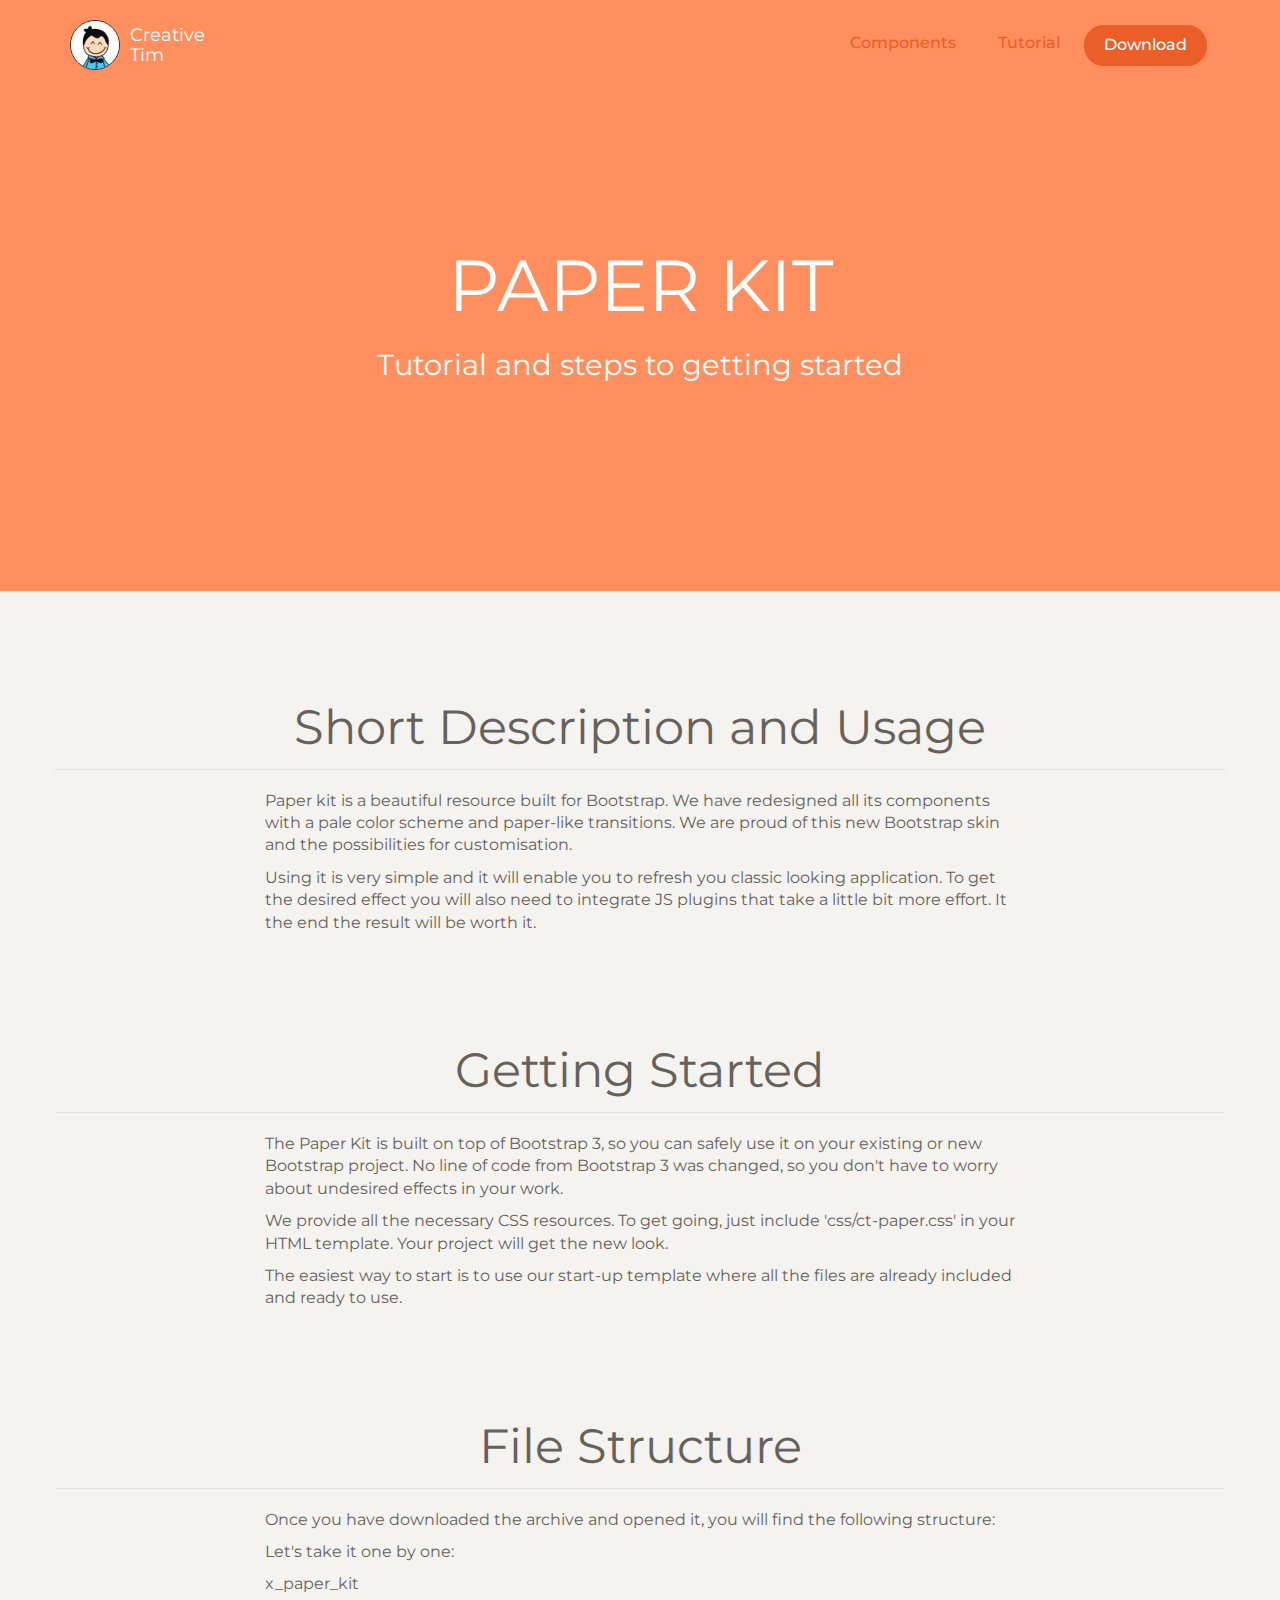
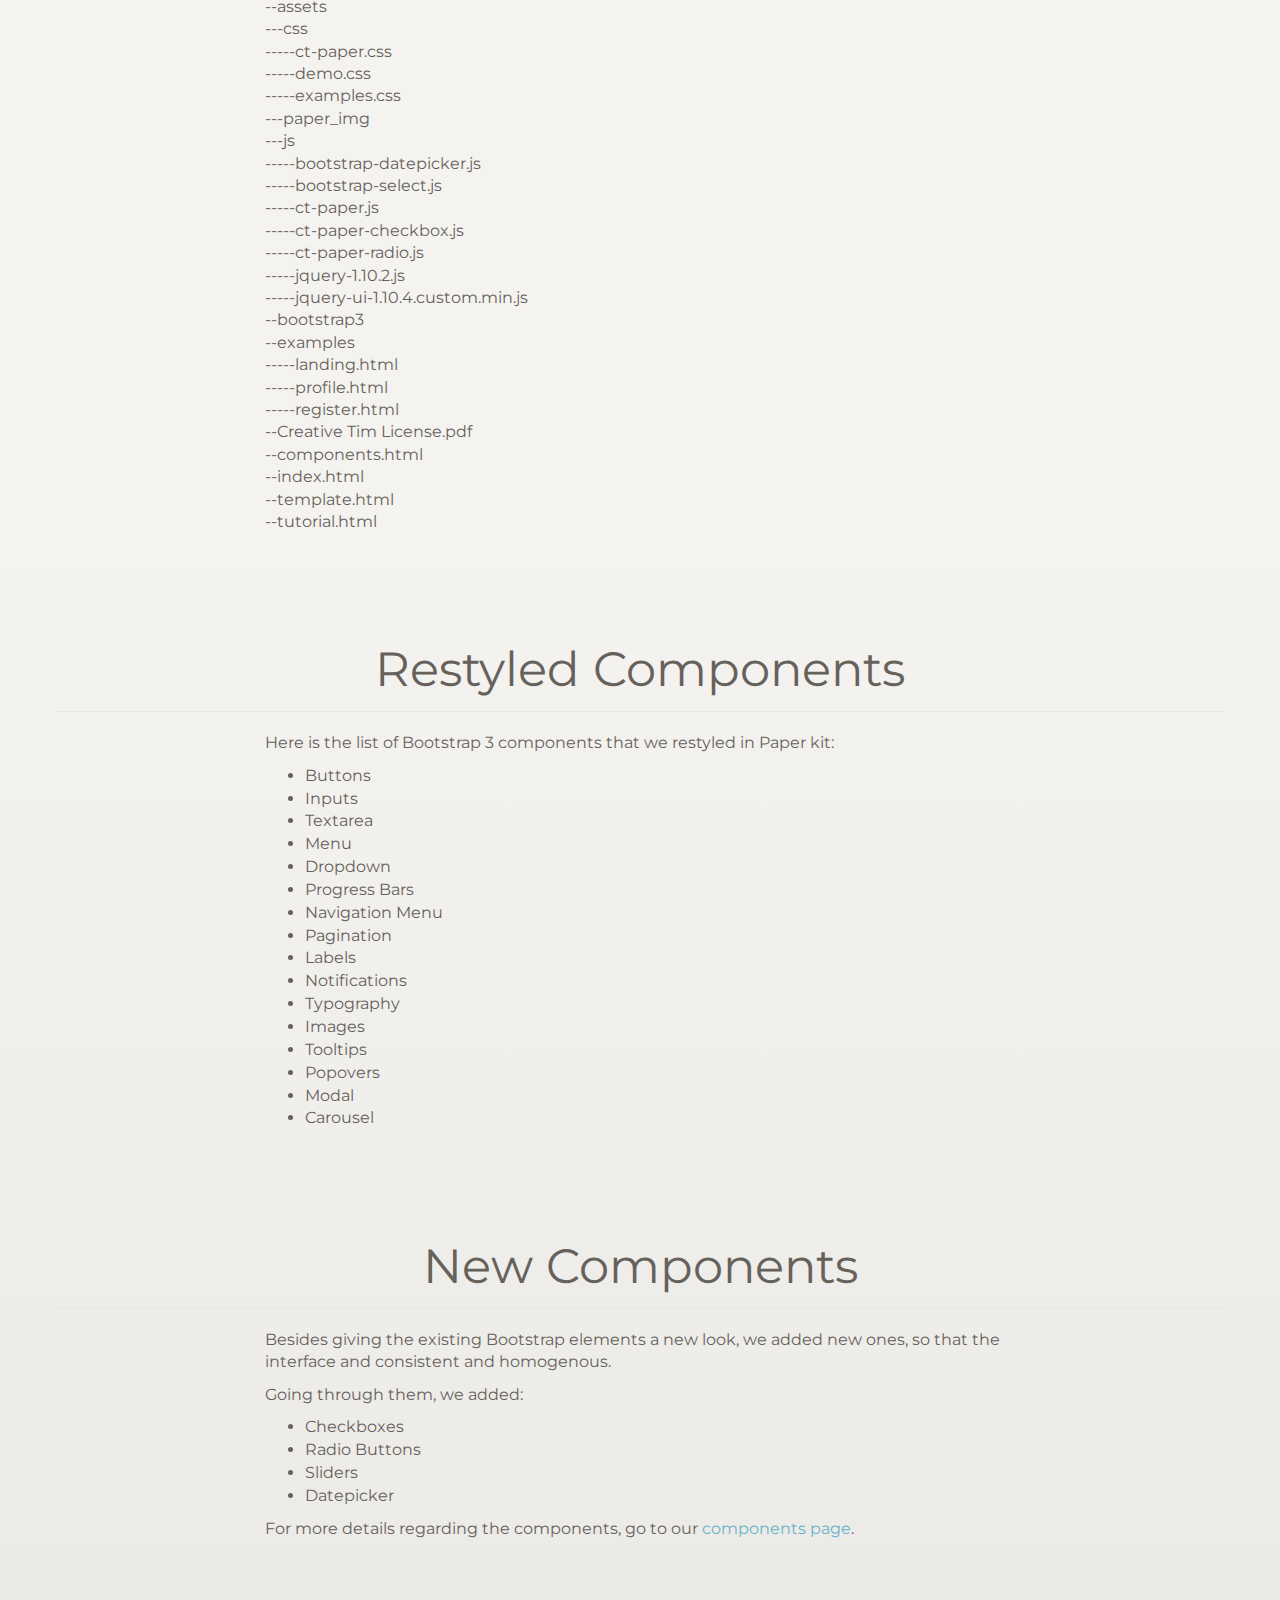
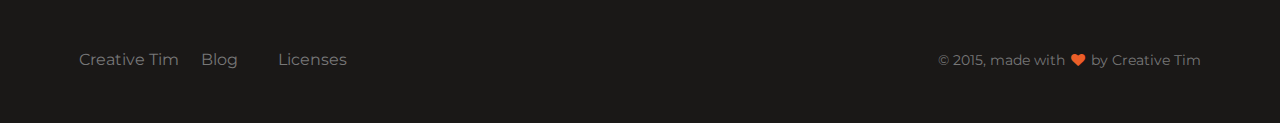
<file: x_paper_kit_v1.2.1/tutorial.html>
<!doctype html>
<html lang="en">
<head>
	<meta charset="utf-8" />
	<meta http-equiv="X-UA-Compatible" content="IE=edge,chrome=1" />
	<link rel="icon" type="image/png" href="assets/paper_img/favicon.ico">
    
    <title>Paper Kit Tutorial by Creative Tim</title>
    
    <link href="bootstrap3/css/bootstrap.css" rel="stylesheet" />
    <link href="assets/css/ct-paper.css" rel="stylesheet"/>
    <link href="assets/css/demo.css" rel="stylesheet" /> 
        
    <!--     Fonts and icons     -->
    <link href="http://maxcdn.bootstrapcdn.com/font-awesome/4.2.0/css/font-awesome.min.css" rel="stylesheet">
    <link href='http://fonts.googleapis.com/css?family=Montserrat' rel='stylesheet' type='text/css'>
    <link href='http://fonts.googleapis.com/css?family=Open+Sans:400,300' rel='stylesheet' type='text/css'>
</head>
<body>

<nav class="navbar navbar-ct-danger" role="navigation-demo" id="demo-navbar">
  <div class="container">
    <!-- Brand and toggle get grouped for better mobile display -->
    <div class="navbar-header">
      <button type="button" class="navbar-toggle" data-toggle="collapse" data-target="#navigation-example-2">
        <span class="sr-only">Toggle navigation</span>
        <span class="icon-bar"></span>
        <span class="icon-bar"></span>
        <span class="icon-bar"></span>
      </button>
      <a href="http://www.creative-tim.com">
           <div class="logo-container">
                <div class="logo">
                    <img src="assets/paper_img/new_logo.png" alt="Creative Tim Logo">
                </div>
                <div class="brand">
                    Creative Tim
                </div>
            </div>
      </a>
    </div>

<!-- Collect the nav links, forms, and other content for toggling -->
    <div class="collapse navbar-collapse" id="navigation-example-2">
      <ul class="nav navbar-nav navbar-right">
          <li>
            <a href="components.html" class="btn btn-danger btn-simple">Components</a>
          </li>
          <li>
            <a href="tutorial.html" class="btn btn-danger btn-simple">Tutorial</a>
          </li>
          <li>
            <a href="http://www.creative-tim.com/product/paper-kit" target="_blank" class="btn btn-danger btn-fill">Download</a>
          </li>
       </ul>
    </div><!-- /.navbar-collapse -->
  </div><!-- /.container-->
</nav>         
<div class="demo-header">
        <div class="motto">
            <h1 class="title-uppercase">Paper Kit</h1>
            <h3>Tutorial and steps to getting started</h3>
        </div>
</div>
<div class="main">
    <div class="section">
        <div class="container">
<!--         what is row -->
            <div class="row tim-row">
                <h2 class="text-center">Short Description and Usage</h2>
                <legend></legend>
                <div class="col-md-8 col-md-offset-2">
                    <p>
                    Paper kit is a beautiful resource built for Bootstrap. We have redesigned all its components with a pale color scheme and paper-like transitions. We are proud of this new Bootstrap skin and the possibilities for customisation.
                    </p>
                    <p>
                        Using it is very simple and it will enable you to refresh you classic looking application. To get the desired effect you will also need to integrate JS plugins that take a little bit more effort. It the end the result will be worth it.
                    </p>
                </div>
                
            </div>
<!--         end row -->
        
<!--         usage row -->
            <div class="row tim-row">
                <h2 class="text-center">Getting Started</h2>
                <legend></legend>
                <div class="col-md-8 col-md-offset-2"> 
                <p>
                The Paper Kit is built on top of Bootstrap 3, so you can safely use it on your existing or new Bootstrap project. No line of code from Bootstrap 3 was changed, so you don't have to worry about undesired effects in your work.
                </p>
                <p>
                    We provide all the necessary CSS resources. To get going, just include 'css/ct-paper.css' in your HTML template. Your project will get the new look.
                </p>
                <p>
                    The easiest way to start is to use our start-up template where all the files are already included and ready to use.
                </p>
                </div>
            </div>
<!--         end row -->  
        
<!--         file structure row -->
            <div class="row tim-row">
                <h2 class="text-center">File Structure</h2>
                <legend></legend>
                <div class="col-md-8 col-md-offset-2">
                    <p>
                        Once you have downloaded the archive and opened it, you will find the following structure:
                        
                    </p>
                    <p>
                        Let's take it one by one:
                    </p>
                    <p>
                    x_paper_kit<br>
                    --assets<br>
                    ---css<br>
                    -----ct-paper.css<br>
                    -----demo.css<br>   
                    -----examples.css<br>
                    ---paper_img<br>
                    ---js<br>
                    -----bootstrap-datepicker.js<br>
                    -----bootstrap-select.js<br>
                    -----ct-paper.js<br>
                    -----ct-paper-checkbox.js<br>
                    -----ct-paper-radio.js<br>
                    -----jquery-1.10.2.js<br>
                    -----jquery-ui-1.10.4.custom.min.js<br>
                    --bootstrap3<br>
                    --examples<br>
                    -----landing.html<br>
                    -----profile.html<br>
                    -----register.html<br>
                    --Creative Tim License.pdf<br>
                    --components.html<br>
                    --index.html<br>
                    --template.html<br>
                    --tutorial.html<br>
                   </p>
                </div>
            </div>
<!--         end row -->
            
<!--         restyled components row -->
            <div class="row tim-row">
                <h2 class="text-center">Restyled Components</h2>
                <legend></legend>
                <div class="col-md-8 col-md-offset-2">
                    <p>
                    Here is the list of Bootstrap 3 components that we restyled in Paper kit:
                        <ul>
                            <li> Buttons </li>
                            <li> Inputs</li>
                            <li> Textarea</li>
                            <li> Menu </li>
                            <li> Dropdown</li>
                            <li> Progress Bars</li>
                            <li> Navigation Menu</li>
                            <li> Pagination</li>
                            <li> Labels</li>
                            <li> Notifications</li>
                            <li> Typography</li>
                            <li> Images</li>
                            <li> Tooltips</li>
                            <li> Popovers</li>
                            <li> Modal </li>
                            <li> Carousel</li>
                        </ul>
                    </p>
                </div>
            </div>
<!--         end row -->
            
            <div class="row tim-row">
                <h2 class="text-center">New Components</h2>
                <legend></legend>
                <div class="col-md-8 col-md-offset-2">
                    <p>
                    Besides giving the existing Bootstrap elements a new look, we added new ones, so that the interface and consistent and homogenous.
                    </p>
                    <p>
                    Going through them, we added:
                    <ul>
                        <li> Checkboxes</li>
                        <li> Radio Buttons</li>
                        <li> Sliders</li>
                        <li> Datepicker</li>
                    </ul>
                    </p>
                    <p>
                        For more details regarding the components, go to our <a href="components.html">components page</a>.
                    </p>
                </div>
            </div>
        <!-- end row -->
        </div>
<!-- end container -->
    </div>
</div>
<footer class="footer-demo section-dark">
    <div class="container">
        <nav class="pull-left">
            <ul>

                <li>
                    <a href="http://www.creative-tim.com">
                        Creative Tim
                    </a>
                </li>
                <li>
                    <a href="http://blog.creative-tim.com">
                       Blog
                    </a>
                </li>
                <li>
                    <a href="http://www.creative-tim.com/license">
                        Licenses 
                    </a>
                </li>
            </ul>
        </nav>
        <div class="copyright pull-right">
            &copy; 2015, made with <i class="fa fa-heart heart"></i> by Creative Tim
        </div>
    </div>
</footer>

</body>
<script src="assets/js/jquery-1.10.2.js" type="text/javascript"></script>
<script src="assets/js/jquery-ui-1.10.4.custom.min.js" type="text/javascript"></script>

<script src="bootstrap3/js/bootstrap.js" type="text/javascript"></script>

<!--  Plugins -->
<script src="assets/js/ct-paper-checkbox.js"></script>
<script src="assets/js/ct-paper-radio.js"></script>
<script src="assets/js/bootstrap-select.js"></script>
<script src="assets/js/bootstrap-datepicker.js"></script>

<script src="assets/js/ct-paper.js"></script>
</html>
</file>
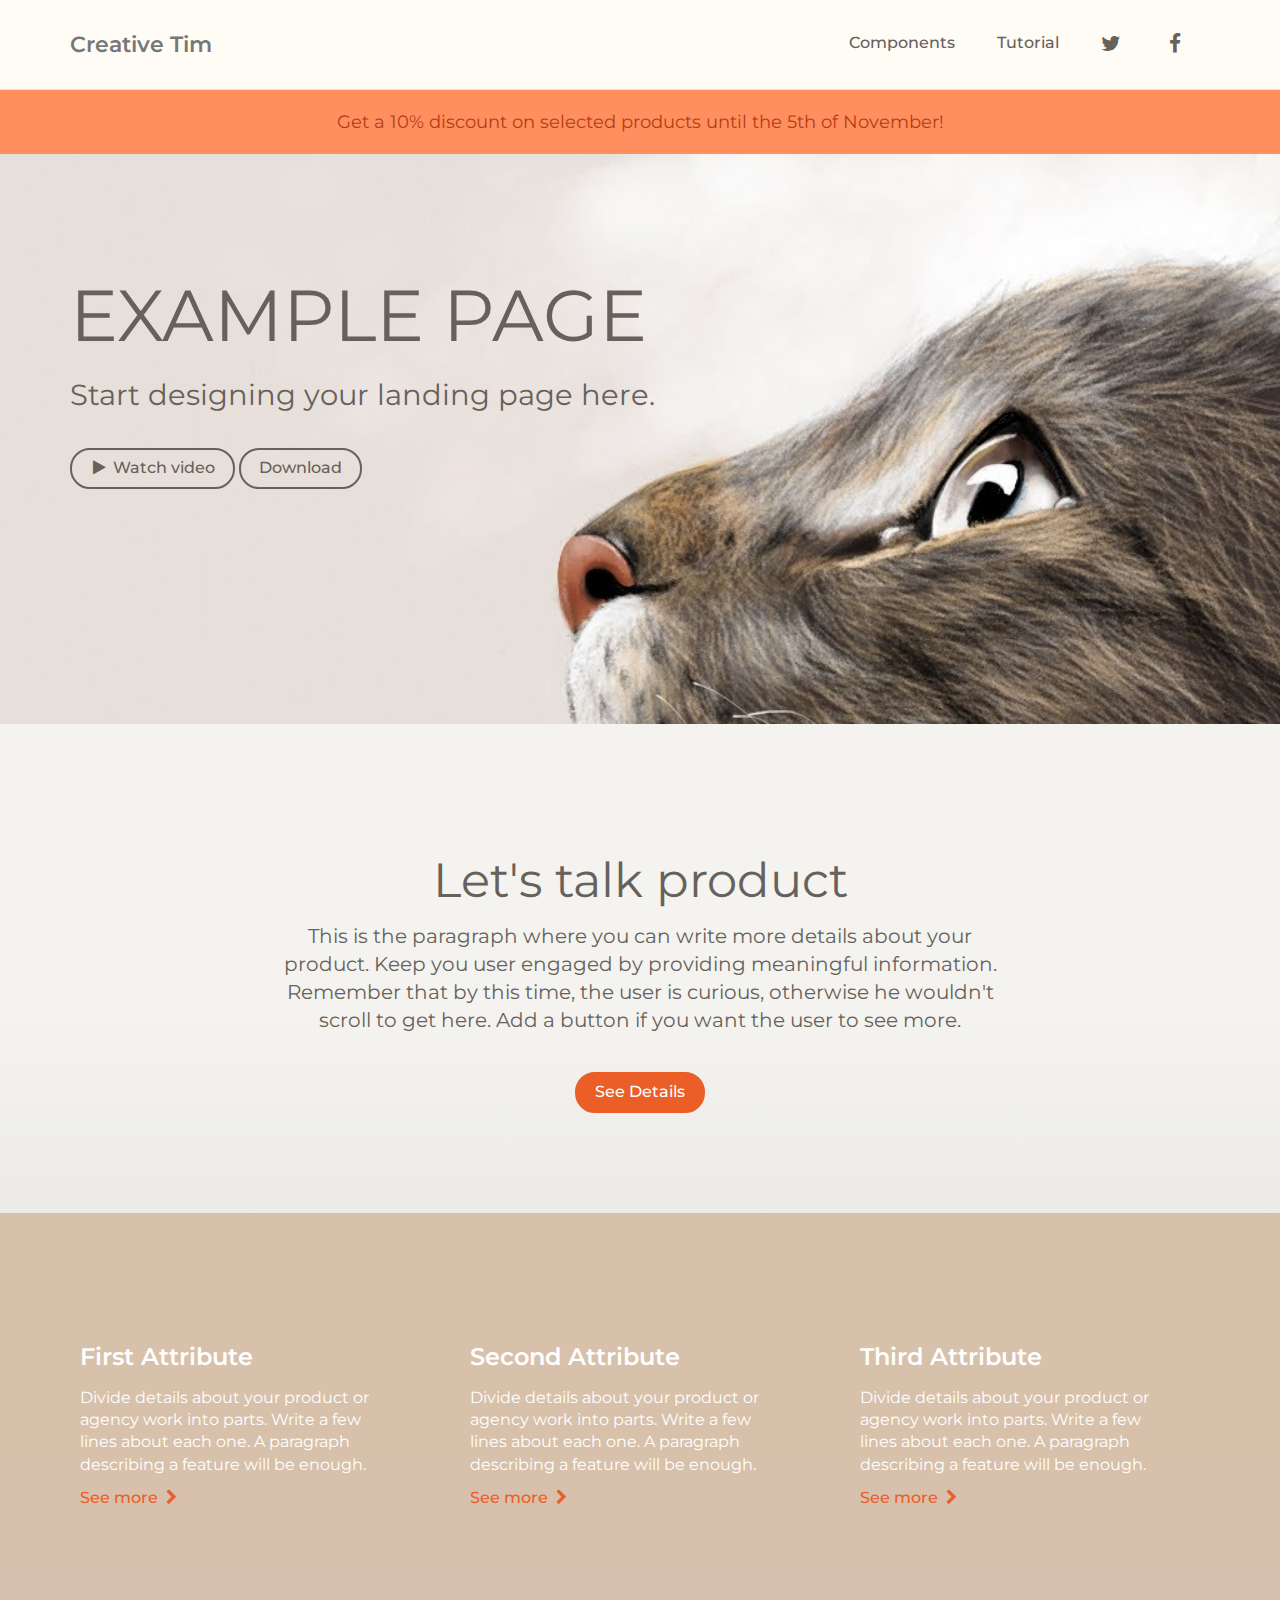
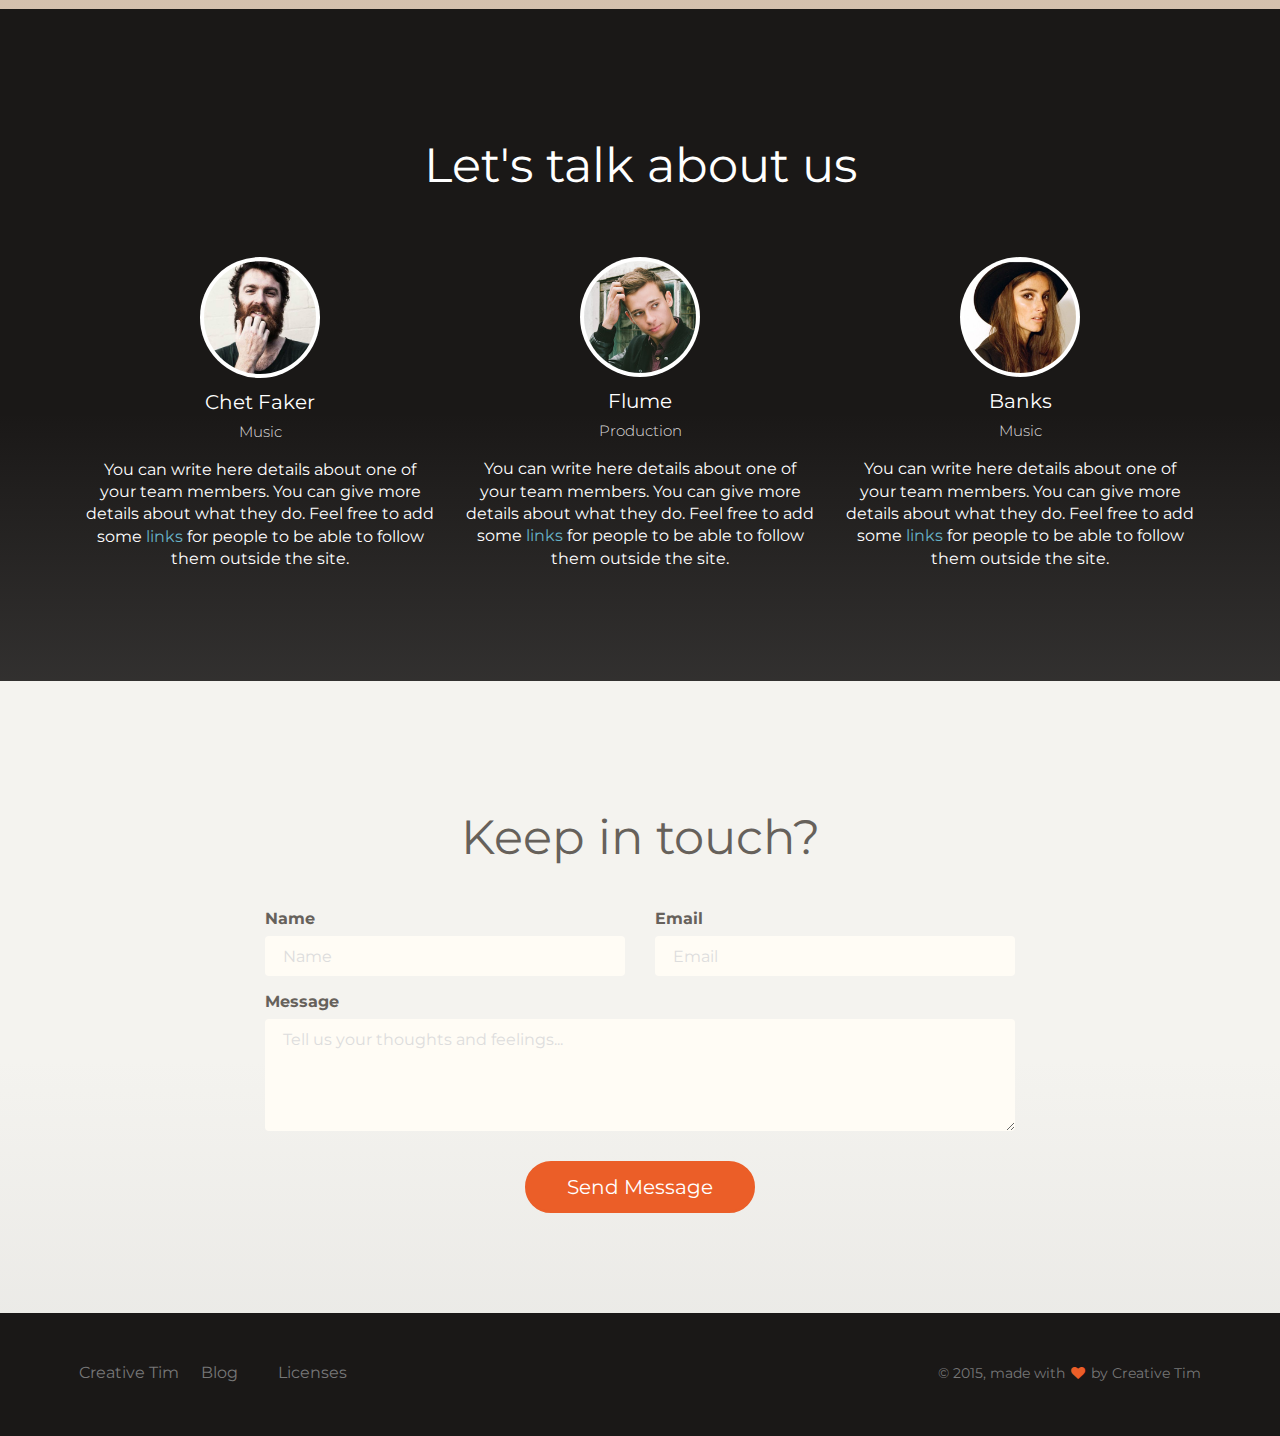
<file: x_paper_kit_v1.2.1/examples/landing.html>
<!doctype html>
<html lang="en">
<head>
	<meta charset="utf-8" />
	<link rel="icon" type="image/png" href="../assets/paper_img/favicon.ico">
	<meta http-equiv="X-UA-Compatible" content="IE=edge,chrome=1" />
	
	<title>Paper Kit by Creative Tim</title>

	<meta content='width=device-width, initial-scale=1.0, maximum-scale=1.0, user-scalable=0' name='viewport' />
    <meta name="viewport" content="width=device-width" />
    
    <link href="../bootstrap3/css/bootstrap.css" rel="stylesheet" />
    <link href="../assets/css/ct-paper.css" rel="stylesheet"/>
    <link href="../assets/css/demo.css" rel="stylesheet" /> 
    <link href="../assets/css/examples.css" rel="stylesheet" /> 
        
    <!--     Fonts and icons     -->
    <link href="http://maxcdn.bootstrapcdn.com/font-awesome/4.2.0/css/font-awesome.min.css" rel="stylesheet">
    <link href='http://fonts.googleapis.com/css?family=Montserrat' rel='stylesheet' type='text/css'>
    <link href='http://fonts.googleapis.com/css?family=Open+Sans:400,300' rel='stylesheet' type='text/css'>
      
</head>
<body>
    
    <nav class="navbar navbar-default" role="navigation-demo" id="demo-navbar">
      <div class="container">
        <!-- Brand and toggle get grouped for better mobile display -->
        <div class="navbar-header">
          <button type="button" class="navbar-toggle" data-toggle="collapse" data-target="#navigation-example-2">
            <span class="sr-only">Toggle navigation</span>
            <span class="icon-bar"></span>
            <span class="icon-bar"></span>
            <span class="icon-bar"></span>
          </button>
          <a class="navbar-brand" href="www.creative-tim.com">Creative Tim</a>
        </div>
    
        <!-- Collect the nav links, forms, and other content for toggling -->
        <div class="collapse navbar-collapse" id="navigation-example-2">
          <ul class="nav navbar-nav navbar-right">
            <li>
                <a href="#" class="btn btn-simple">Components</a>
            </li>
            <li>
                <a href="#" class="btn btn-simple">Tutorial</a>
            </li>
            <li>
                <a href="#" target="_blank" class="btn btn-simple"><i class="fa fa-twitter"></i></a>
            </li>
            <li>
                <a href="#" target="_blank" class="btn btn-simple"><i class="fa fa-facebook"></i></a>
            </li>
           </ul>
        </div><!-- /.navbar-collapse -->
      </div><!-- /.container-->
    </nav>         
    <div class="alert alert-danger landing-alert">
         <div class="container text-center">
             <h5>Get a 10% discount on selected products until the 5th of November!</h5>
        </div>
    </div>
    
    <div class="wrapper">
        <div class="landing-header" style="background-image: url('../assets/paper_img/cat.jpg');">
            <div class="container">
                <div class="motto">
                    <h1 class="title-uppercase">Example page</h1>
                    <h3>Start designing your landing page here.</h3>
                    <br />
                    <a href="https://www.youtube.com/watch?v=dQw4w9WgXcQ" class="btn"><i class="fa fa-play"></i>Watch video</a>
                    <a class="btn">Download</a>
                </div>
            </div>    
        </div>
        <div class="main">
            <div class="section text-center landing-section">
                <div class="container">
                    <div class="row">
                        <div class="col-md-8 col-md-offset-2">
                            <h2>Let's talk product</h2>
                            <h5>This is the paragraph where you can write more details about your product. Keep you user engaged by providing meaningful information. Remember that by this time, the user is curious, otherwise he wouldn't scroll to get here. Add a button if you want the user to see more.</h5>
                            <br />
                            <a href="#" class="btn btn-danger btn-fill">See Details</a>
                        </div>
                    </div>
                </div>
            </div>  
            
            <div class="section section-light-brown landing-section">
                <div class="container">
                    <div class="row">
                        <div class="col-md-4 column">
                            <h4>First Attribute</h4>
                            <p>Divide details about your product or agency work into parts. Write a few lines about each one. A paragraph describing a feature will be enough.</p>
                            <a class="btn btn-danger btn-simple" href="#">See more <i class="fa fa-chevron-right"></i></a>
                        </div>
                        <div class="col-md-4 column">
                            <h4>Second Attribute</h4>
                            <p>Divide details about your product or agency work into parts. Write a few lines about each one. A paragraph describing a feature will be enough.</p>
                            <a class="btn btn-danger btn-simple" href="#">See more <i class="fa fa-chevron-right"></i></a>
                        </div>
                        <div class="col-md-4 column">
                            <h4>Third Attribute</h4>
                            <p>Divide details about your product or agency work into parts. Write a few lines about each one. A paragraph describing a feature will be enough.</p>
                            <a class="btn btn-danger btn-simple" href="#">See more <i class="fa fa-chevron-right"></i></a>
                        </div>
                    </div>
                </div>
            </div>
            
            <div class="section section-dark text-center landing-section">
                <div class="container">
                    <h2>Let's talk about us</h2>
                    <div class="col-md-4">
                        <div class="team-player">
                            <img src="../assets/paper_img/chet_faker_2.jpg" alt="Thumbnail Image" class="img-circle img-responsive">
                            <h5>Chet Faker <br /><small class="text-muted">Music</small></h5>
                            <p>You can write here details about one of your team members. You can give more details about what they do. Feel free to add some <a href="#">links</a> for people to be able to follow them outside the site.</p>
                        </div>
                    </div>
                    <div class="col-md-4">
                        <div class="team-player">
                            <img src="../assets/paper_img/flume.jpg" alt="Thumbnail Image" class="img-circle img-responsive">
                            <h5>Flume <br /><small class="text-muted">Production</small></h5>
                            <p>You can write here details about one of your team members. You can give more details about what they do. Feel free to add some <a href="#">links</a> for people to be able to follow them outside the site.</p>
                        </div>
                    </div>
                    <div class="col-md-4">
                        <div class="team-player">
                            <img src="../assets/paper_img/banks.jpg" alt="Thumbnail Image" class="img-circle img-circle img-responsive">
                            <h5>Banks <br /><small class="text-muted">Music</small></h5>
                            <p>You can write here details about one of your team members. You can give more details about what they do. Feel free to add some <a href="#">links</a> for people to be able to follow them outside the site.</p>
                        </div>
                    </div>
                </div>
            </div>
            
            <div class="section landing-section">
                <div class="container">
                    <div class="row">
                        <div class="col-md-8 col-md-offset-2">
                            <h2 class="text-center">Keep in touch?</h2>
                            <form class="contact-form">
                                <div class="row">
                                    <div class="col-md-6">
                                        <label>Name</label>
                                        <input class="form-control" placeholder="Name">
                                    </div>
                                    <div class="col-md-6">
                                        <label>Email</label>
                                        <input class="form-control" placeholder="Email">
                                    </div>
                                </div>
                                <label>Message</label>
                                <textarea class="form-control" rows="4" placeholder="Tell us your thoughts and feelings..."></textarea>
                                <div class="row">
                                    <div class="col-md-4 col-md-offset-4">
                                        <button class="btn btn-danger btn-block btn-lg btn-fill">Send Message</button>
                                    </div>
                                </div>
                            </form>
                        </div>
                    </div>
                    
                </div>
            </div>
        </div>     
    </div>
    
    <footer class="footer-demo section-dark">
        <div class="container">
            <nav class="pull-left">
                <ul>
    
                    <li>
                        <a href="http://www.creative-tim.com">
                            Creative Tim
                        </a>
                    </li>
                    <li>
                        <a href="http://blog.creative-tim.com">
                           Blog
                        </a>
                    </li>
                    <li>
                        <a href="http://www.creative-tim.com/product/rubik">
                            Licenses 
                        </a>
                    </li>
                </ul>
            </nav>
            <div class="copyright pull-right">
                &copy; 2015, made with <i class="fa fa-heart heart"></i> by Creative Tim
            </div>
        </div>
    </footer>

</body>

<script src="../assets/js/jquery-1.10.2.js" type="text/javascript"></script>
<script src="../assets/js/jquery-ui-1.10.4.custom.min.js" type="text/javascript"></script>

<script src="../bootstrap3/js/bootstrap.js" type="text/javascript"></script>

<!--  Plugins -->
<script src="../assets/js/ct-paper-checkbox.js"></script>
<script src="../assets/js/ct-paper-radio.js"></script>
<script src="../assets/js/bootstrap-select.js"></script>
<script src="../assets/js/bootstrap-datepicker.js"></script>

<script src="../assets/js/ct-paper.js"></script>
    
</html>
</file>
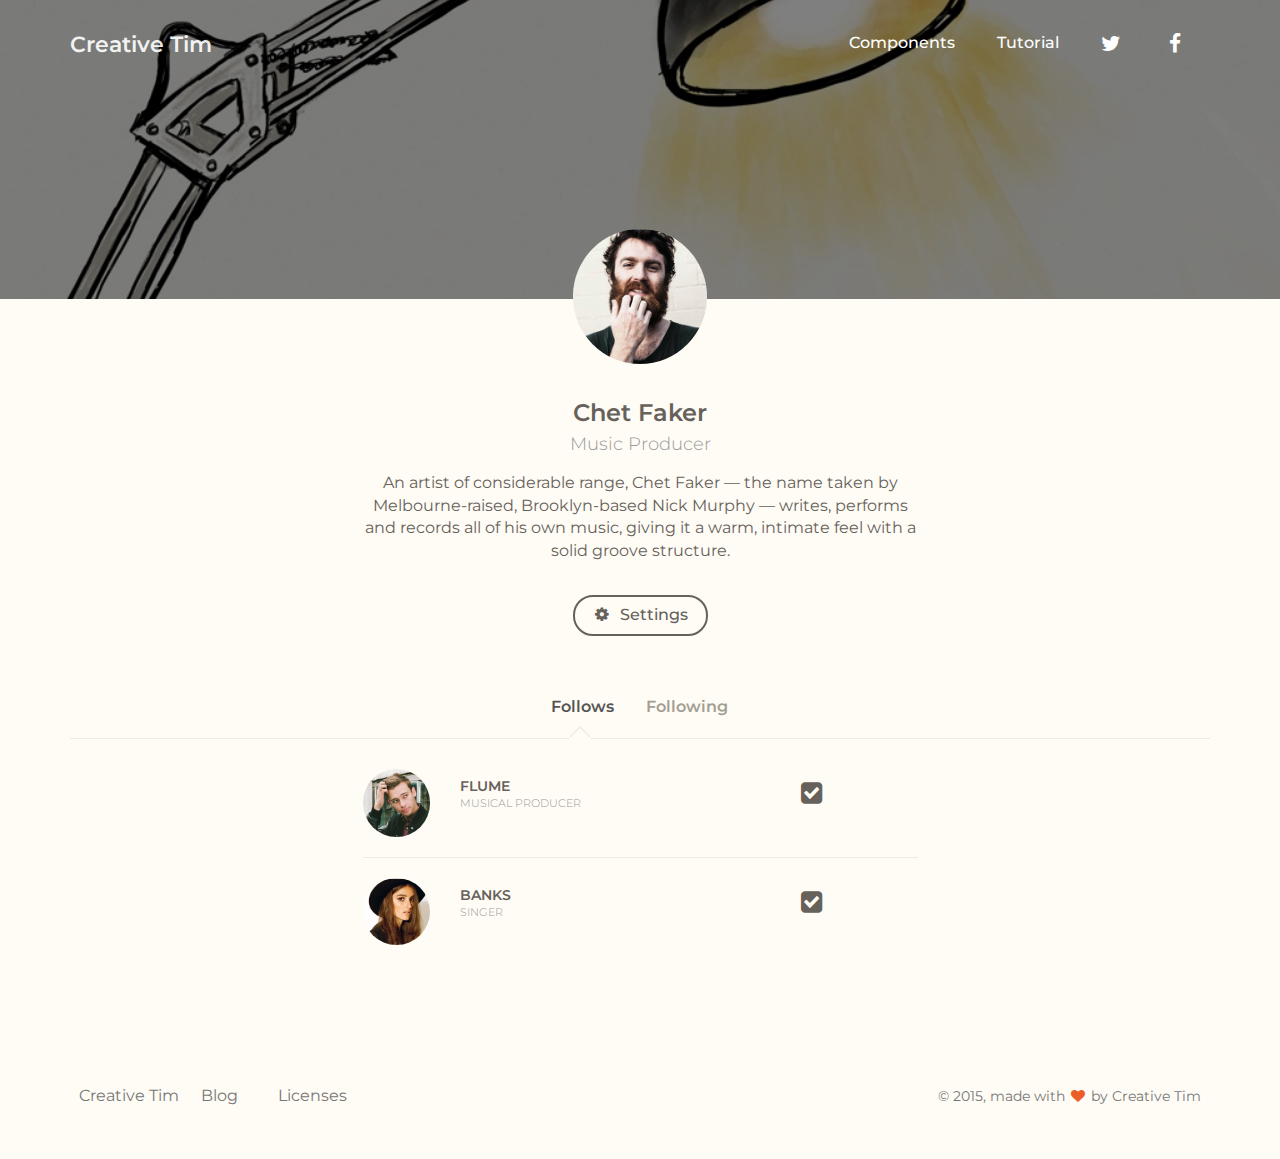
<file: x_paper_kit_v1.2.1/examples/profile.html>
<!doctype html>
<html lang="en">
<head>
	<meta charset="utf-8" />
	<link rel="icon" type="image/png" href="../assets/paper_img/favicon.ico">
	<meta http-equiv="X-UA-Compatible" content="IE=edge,chrome=1" />
	
	<title>Paper Kit by Creative Tim</title>

	<meta content='width=device-width, initial-scale=1.0, maximum-scale=1.0, user-scalable=0' name='viewport' />
    <meta name="viewport" content="width=device-width" />
    
    <link href="../bootstrap3/css/bootstrap.css" rel="stylesheet" />
    <link href="../assets/css/ct-paper.css" rel="stylesheet"/>
    <link href="../assets/css/demo.css" rel="stylesheet" /> 
    <link href="../assets/css/examples.css" rel="stylesheet" /> 
        
    <!--     Fonts and icons     -->
    <link href="http://maxcdn.bootstrapcdn.com/font-awesome/4.2.0/css/font-awesome.min.css" rel="stylesheet">
    <link href='http://fonts.googleapis.com/css?family=Montserrat' rel='stylesheet' type='text/css'>
    <link href='http://fonts.googleapis.com/css?family=Open+Sans:400,300' rel='stylesheet' type='text/css'>
      
</head>
<body>
    <nav class="navbar navbar-ct-transparent navbar-relative " role="navigation-demo" id="register-navbar">
      <div class="container">
        <!-- Brand and toggle get grouped for better mobile display -->
        <div class="navbar-header">
          <button type="button" class="navbar-toggle" data-toggle="collapse" data-target="#navigation-example-2">
            <span class="sr-only">Toggle navigation</span>
            <span class="icon-bar"></span>
            <span class="icon-bar"></span>
            <span class="icon-bar"></span>
          </button>
          <a class="navbar-brand" href="www.creative-tim.com">Creative Tim</a>
        </div>
    
        <!-- Collect the nav links, forms, and other content for toggling -->
        <div class="collapse navbar-collapse" id="navigation-example-2">
          <ul class="nav navbar-nav navbar-right">
            <li>
                <a href="#" class="btn btn-simple">Components</a>
            </li>
            <li>
                <a href="#" class="btn btn-simple">Tutorial</a>
            </li>
            <li>
                <a href="#" target="_blank" class="btn btn-simple"><i class="fa fa-twitter"></i></a>
            </li>
            <li>
                <a href="#" target="_blank" class="btn btn-simple"><i class="fa fa-facebook"></i></a>
            </li>
           </ul>
        </div><!-- /.navbar-collapse -->
      </div><!-- /.container-->
    </nav> 
    
    <div class="wrapper">
        <div class="profile-background"> 
            <div class="filter-black"></div>  
        </div>
        <div class="profile-content section-nude">
            <div class="container">
                <div class="row owner">
                    <div class="col-md-2 col-md-offset-5 col-sm-4 col-sm-offset-4 col-xs-6 col-xs-offset-3 text-center">
                        <div class="avatar">
                            <img src="../assets/paper_img/chet_faker_2.jpg" alt="Circle Image" class="img-circle img-no-padding img-responsive">
                        </div>
                        <div class="name">
                            <h4>Chet Faker<br /><small>Music Producer</small></h4>
                        </div>
                    </div>
                </div>
                <div class="row">
                    <div class="col-md-6 col-md-offset-3 text-center">
                        <p>An artist of considerable range, Chet Faker — the name taken by Melbourne-raised, Brooklyn-based Nick Murphy — writes, performs and records all of his own music, giving it a warm, intimate feel with a solid groove structure. </p>
                        <br />
                        <btn class="btn"><i class="fa fa-cog"></i> Settings</btn>
                    </div>
                </div>
                <div class="profile-tabs">
                    <div class="nav-tabs-navigation">
                        <div class="nav-tabs-wrapper">
                            <ul id="tabs" class="nav nav-tabs" data-tabs="tabs">
                                <li class="active"><a href="#follows" data-toggle="tab">Follows</a></li>
                                <li><a href="#following" data-toggle="tab">Following</a></li>
<!--                                 <li><a href="#following" data-toggle="tab">Following</a></li> -->
                            </ul>
                        </div>
                    </div>
                    <div id="my-tab-content" class="tab-content">
                        <div class="tab-pane active" id="follows">
                            <div class="row">
                                <div class="col-md-6 col-md-offset-3">
                                    <ul class="list-unstyled follows">
                                        <li>
                                            <div class="row">
                                                <div class="col-md-2 col-md-offset-0 col-xs-3 col-xs-offset-2">
                                                    <img src="../assets/paper_img/flume.jpg" alt="Circle Image" class="img-circle img-no-padding img-responsive">
                                                </div>
                                                <div class="col-md-7 col-xs-4">
                                                    <h6>Flume<br /><small>Musical Producer</small></h6>
                                                </div>
                                                <div class="col-md-3 col-xs-2">
                                                    <div class="unfollow" rel="tooltip" title="Unfollow">
                                                        <label class="checkbox" for="checkbox1" >
                                                            <input type="checkbox" value="" id="checkbox1" data-toggle="checkbox" checked>
                                                        </label>
                                                    </div>
                                                </div>
                                            </div>
                                        </li>
                                        <hr />
                                        <li>
                                            <div class="row">
                                                <div class="col-md-2 col-md-offset-0 col-xs-3 col-xs-offset-2">
                                                    <img src="../assets/paper_img/banks.jpg" alt="Circle Image" class="img-circle img-no-padding img-responsive">
                                                </div>
                                                <div class="col-md-7 col-xs-4">
                                                    <h6>Banks<br /><small>Singer</small></h6>
                                                </div>
                                                <div class="col-md-3 col-xs-2">
                                                    <div class="unfollow" rel="tooltip" title="Unfollow">
                                                        <label class="checkbox" for="checkbox1" >
                                                            <input type="checkbox" value="" id="checkbox1" data-toggle="checkbox" checked>
                                                        </label>
                                                    </div>
                                                </div>
                                            </div>
                                        </li>
                                    </ul>
                                </div>
                            </div>
                        </div>
                        <div class="tab-pane text-center" id="following">
                            <h3 class="text-muted">Not following anyone yet :(</h3>
                            <btn class="btn btn-warning btn-fill">Find artists</btn>
                        </div>
                    </div>
                    
                </div>        
            </div>
        </div>
    </div> 
    <footer class="footer-demo section-nude">
        <div class="container">
            <nav class="pull-left">
                <ul>
    
                    <li>
                        <a href="http://www.creative-tim.com">
                            Creative Tim
                        </a>
                    </li>
                    <li>
                        <a href="http://blog.creative-tim.com">
                           Blog
                        </a>
                    </li>
                    <li>
                        <a href="http://www.creative-tim.com/product/rubik">
                            Licenses 
                        </a>
                    </li>
                </ul>
            </nav>
            <div class="copyright pull-right">
                &copy; 2015, made with <i class="fa fa-heart heart"></i> by Creative Tim
            </div>
        </div>
    </footer>

    
</body>

<script src="../assets/js/jquery-1.10.2.js" type="text/javascript"></script>
<script src="../assets/js/jquery-ui-1.10.4.custom.min.js" type="text/javascript"></script>

<script src="../bootstrap3/js/bootstrap.js" type="text/javascript"></script>

<!--  Plugins -->
<script src="../assets/js/ct-paper-checkbox.js"></script>
<script src="../assets/js/ct-paper-radio.js"></script>
<script src="../assets/js/bootstrap-select.js"></script>
<script src="../assets/js/bootstrap-datepicker.js"></script>

<script src="../assets/js/ct-paper.js"></script>

</html>
</file>
<file: x_paper_kit_v1.2.1/assets/css/ct-paper.css>
/*      light colors - used for select dropdown         */
/*           Font Smoothing      */
h1, .h1, h2, .h2, h3, .h3, h4, .h4, h5, .h5, h6, .h6, p, .navbar, .brand, a, .td-name, td {
  -moz-osx-font-smoothing: grayscale;
  -webkit-font-smoothing: antialiased;
  font-family: 'Montserrat', "Helvetica", Arial, sans-serif;
}

h1, .h1, h2, .h2, h3, .h3, h4, .h4 {
  font-weight: 400;
  margin: 30px 0 15px;
}

h1, .h1 {
  font-size: 4.5em;
}

h2, .h2 {
  font-size: 3em;
}

h3, .h3 {
  font-size: 1.825em;
  line-height: 1.4;
  margin: 20px 0 10px;
}

h4, .h4 {
  font-size: 1.5em;
  font-weight: 600;
  line-height: 1.2em;
}

h5, .h5 {
  font-size: 1.25em;
  font-weight: 400;
  line-height: 1.4em;
  margin-bottom: 15px;
}

h6, .h6 {
  font-size: 0.9em;
  font-weight: 600;
  text-transform: uppercase;
}

p {
  font-size: 16px;
  line-height: 1.4em;
}

h1 small, h2 small, h3 small, h4 small, h5 small, h6 small, .h1 small, .h2 small, .h3 small, .h4 small, .h5 small, .h6 small, h1 .small, h2 .small, h3 .small, h4 .small, h5 .small, h6 .small, .h1 .small, .h2 .small, .h3 .small, .h4 .small, .h5 .small, .h6 .small {
  color: #9A9A9A;
  font-weight: 300;
  line-height: 1.4em;
}

h1 small, h2 small, h3 small, h1 .small, h2 .small, h3 .small {
  font-size: 60%;
}

.title-uppercase {
  text-transform: uppercase;
}

blockquote {
  font-style: italic;
}

blockquote small {
  font-style: normal;
}

.text-muted {
  color: #DDDDDD;
}

.text-primary, .text-primary:hover {
  color: #427C89 !important;
}

.text-info, .text-info:hover {
  color: #3091B2 !important;
}

.text-success, .text-success:hover {
  color: #42A084 !important;
}

.text-warning, .text-warning:hover {
  color: #BB992F !important;
}

.text-danger, .text-danger:hover {
  color: #B33C12 !important;
}

.glyphicon {
  line-height: 1;
}

/*     General overwrite     */
body {
  color: #66615b;
  font-size: 16px;
  font-family: 'Montserrat', "Helvetica", Arial, sans-serif;
}

a {
  color: #68B3C8;
  -webkit-transition: all 150ms linear;
  -moz-transition: all 150ms linear;
  -o-transition: all 150ms linear;
  -ms-transition: all 150ms linear;
  transition: all 150ms linear;
}
a:hover, a:focus {
  color: #3091B2;
  text-decoration: none;
}

hr {
  border-color: #F1EAE0;
}

.icon {
  fill: #66615b;
}

.fa-base {
  font-size: 1.25em !important;
}

a:focus, a:active,
button::-moz-focus-inner,
input[type="reset"]::-moz-focus-inner,
input[type="button"]::-moz-focus-inner,
input[type="submit"]::-moz-focus-inner,
select::-moz-focus-inner,
input[type="file"] > input[type="button"]::-moz-focus-inner {
  outline: 0;
}

.ui-slider-handle:focus,
.navbar-toggle {
  outline: 0 !important;
}

/*           Animations              */
.form-control,
.input-group-addon,
.tagsinput,
.navbar,
.navbar .alert {
  -webkit-transition: all 300ms linear;
  -moz-transition: all 300ms linear;
  -o-transition: all 300ms linear;
  -ms-transition: all 300ms linear;
  transition: all 300ms linear;
}

.tagsinput .tag,
.tagsinput-remove-link,
.filter,
.btn-hover,
[data-toggle="collapse"] i {
  -webkit-transition: all 150ms linear;
  -moz-transition: all 150ms linear;
  -o-transition: all 150ms linear;
  -ms-transition: all 150ms linear;
  transition: all 150ms linear;
}

.btn-morphing .fa,
.btn-morphing .circle,
.gsdk-collapse {
  -webkit-transition: all 300ms linear;
  -moz-transition: all 300ms linear;
  -o-transition: all 300ms linear;
  -ms-transition: all 300ms linear;
  transition: all 300ms linear;
}

.fa {
  width: 18px;
  text-align: center;
}

.margin-top {
  margin-top: 50px;
}

/*       CT colors          */
.ct-blue,
.checkbox-blue.checkbox.checked .second-icon,
.checkbox-blue.checkbox.checked,
.radio-blue.radio.checked .second-icon,
.radio-blue.radio.checked {
  color: #7A9E9F;
}

.ct-azure,
.checkbox-azure.checkbox.checked .second-icon,
.radio-azure.radio.checked .second-icon,
.checkbox-azure.checkbox.checked,
.radio-azure.radio.checked {
  color: #68B3C8;
}

.ct-green,
.checkbox-green.checkbox.checked .second-icon,
.radio-green.radio.checked .second-icon,
.checkbox-green.checkbox.checked,
.radio-green.radio.checked {
  color: #7AC29A;
}

.ct-orange,
.checkbox-orange.checkbox.checked .second-icon,
.radio-orange.radio.checked .second-icon,
.checkbox-orange.checkbox.checked,
.radio-orange.radio.checked {
  color: #F3BB45;
}

.ct-red,
.checkbox-red.checkbox.checked .second-icon,
.radio-red.radio.checked .second-icon,
.checkbox-red.checkbox.checked,
.radio-red.radio.checked {
  color: #EB5E28;
}

input.ct-blue + span.switch-left,
input.ct-blue + span + label + span.switch-right {
  background-color: #7A9E9F;
}

input.ct-azure + span.switch-left,
input.ct-azure + span + label + span.switch-right {
  background-color: #68B3C8;
}

input.ct-green + span.switch-left,
input.ct-green + span + label + span.switch-right {
  background-color: #7AC29A;
}

input.ct-orange + span.switch-left,
input.ct-orange + span + label + span.switch-right {
  background-color: #F3BB45;
}

input.ct-red + span.switch-left,
input.ct-red + span + label + span.switch-right {
  background-color: #EB5E28;
}

.btn,
.navbar .navbar-nav > li > a.btn {
  border-radius: 20px;
  box-sizing: border-box;
  border-width: 2px;
  background-color: transparent;
  font-size: 16px;
  font-weight: 500;
  padding: 7px 18px;
  border-color: #66615B;
  color: #66615B;
  -webkit-transition: all 150ms linear;
  -moz-transition: all 150ms linear;
  -o-transition: all 150ms linear;
  -ms-transition: all 150ms linear;
  transition: all 150ms linear;
}
.btn:hover, .btn:focus, .btn:active, .btn.active, .open > .btn.dropdown-toggle,
.navbar .navbar-nav > li > a.btn:hover,
.navbar .navbar-nav > li > a.btn:focus,
.navbar .navbar-nav > li > a.btn:active,
.navbar .navbar-nav > li > a.btn.active, .open >
.navbar .navbar-nav > li > a.btn.dropdown-toggle {
  background-color: #66615B;
  color: rgba(255, 255, 255, 0.7);
  border-color: #66615B;
}
.btn:hover .caret, .btn:focus .caret, .btn:active .caret, .btn.active .caret, .open > .btn.dropdown-toggle .caret,
.navbar .navbar-nav > li > a.btn:hover .caret,
.navbar .navbar-nav > li > a.btn:focus .caret,
.navbar .navbar-nav > li > a.btn:active .caret,
.navbar .navbar-nav > li > a.btn.active .caret, .open >
.navbar .navbar-nav > li > a.btn.dropdown-toggle .caret {
  border-top-color: rgba(255, 255, 255, 0.7);
}
.btn.disabled, .btn.disabled:hover, .btn.disabled:focus, .btn.disabled.focus, .btn.disabled:active, .btn.disabled.active, .btn:disabled, .btn:disabled:hover, .btn:disabled:focus, .btn:disabled.focus, .btn:disabled:active, .btn:disabled.active, .btn[disabled], .btn[disabled]:hover, .btn[disabled]:focus, .btn[disabled].focus, .btn[disabled]:active, .btn[disabled].active, fieldset[disabled] .btn, fieldset[disabled] .btn:hover, fieldset[disabled] .btn:focus, fieldset[disabled] .btn.focus, fieldset[disabled] .btn:active, fieldset[disabled] .btn.active,
.navbar .navbar-nav > li > a.btn.disabled,
.navbar .navbar-nav > li > a.btn.disabled:hover,
.navbar .navbar-nav > li > a.btn.disabled:focus,
.navbar .navbar-nav > li > a.btn.disabled.focus,
.navbar .navbar-nav > li > a.btn.disabled:active,
.navbar .navbar-nav > li > a.btn.disabled.active,
.navbar .navbar-nav > li > a.btn:disabled,
.navbar .navbar-nav > li > a.btn:disabled:hover,
.navbar .navbar-nav > li > a.btn:disabled:focus,
.navbar .navbar-nav > li > a.btn:disabled.focus,
.navbar .navbar-nav > li > a.btn:disabled:active,
.navbar .navbar-nav > li > a.btn:disabled.active,
.navbar .navbar-nav > li > a.btn[disabled],
.navbar .navbar-nav > li > a.btn[disabled]:hover,
.navbar .navbar-nav > li > a.btn[disabled]:focus,
.navbar .navbar-nav > li > a.btn[disabled].focus,
.navbar .navbar-nav > li > a.btn[disabled]:active,
.navbar .navbar-nav > li > a.btn[disabled].active, fieldset[disabled]
.navbar .navbar-nav > li > a.btn, fieldset[disabled]
.navbar .navbar-nav > li > a.btn:hover, fieldset[disabled]
.navbar .navbar-nav > li > a.btn:focus, fieldset[disabled]
.navbar .navbar-nav > li > a.btn.focus, fieldset[disabled]
.navbar .navbar-nav > li > a.btn:active, fieldset[disabled]
.navbar .navbar-nav > li > a.btn.active {
  background-color: transparent;
  border-color: #66615B;
}
.btn.btn-fill,
.navbar .navbar-nav > li > a.btn.btn-fill {
  color: #FFFFFF;
  background-color: #66615B;
  opacity: 1;
  filter: alpha(opacity=100);
}
.btn.btn-fill:hover, .btn.btn-fill:focus, .btn.btn-fill:active, .btn.btn-fill.active, .open > .btn.btn-fill.dropdown-toggle,
.navbar .navbar-nav > li > a.btn.btn-fill:hover,
.navbar .navbar-nav > li > a.btn.btn-fill:focus,
.navbar .navbar-nav > li > a.btn.btn-fill:active,
.navbar .navbar-nav > li > a.btn.btn-fill.active, .open >
.navbar .navbar-nav > li > a.btn.btn-fill.dropdown-toggle {
  background-color: #403D39;
  color: #FFFFFF;
  border-color: #403D39;
}
.btn.btn-fill .caret,
.navbar .navbar-nav > li > a.btn.btn-fill .caret {
  border-top-color: #FFFFFF;
}
.btn.btn-simple:hover, .btn.btn-simple:focus, .btn.btn-simple:active, .btn.btn-simple.active, .open > .btn.btn-simple.dropdown-toggle,
.navbar .navbar-nav > li > a.btn.btn-simple:hover,
.navbar .navbar-nav > li > a.btn.btn-simple:focus,
.navbar .navbar-nav > li > a.btn.btn-simple:active,
.navbar .navbar-nav > li > a.btn.btn-simple.active, .open >
.navbar .navbar-nav > li > a.btn.btn-simple.dropdown-toggle {
  background-color: transparent;
  color: #403D39;
}
.btn.btn-simple .caret,
.navbar .navbar-nav > li > a.btn.btn-simple .caret {
  border-top-color: #FFFFFF;
}
.btn .caret,
.navbar .navbar-nav > li > a.btn .caret {
  border-top-color: #66615B;
}
.btn:hover, .btn:focus,
.navbar .navbar-nav > li > a.btn:hover,
.navbar .navbar-nav > li > a.btn:focus {
  outline: 0 !important;
}
.btn:active, .btn.active, .open > .btn.dropdown-toggle,
.navbar .navbar-nav > li > a.btn:active,
.navbar .navbar-nav > li > a.btn.active, .open >
.navbar .navbar-nav > li > a.btn.dropdown-toggle {
  -webkit-box-shadow: none;
  box-shadow: none;
  outline: 0 !important;
}
.btn.btn-icon,
.navbar .navbar-nav > li > a.btn.btn-icon {
  padding: 7px;
}
.btn i,
.navbar .navbar-nav > li > a.btn i {
  margin-right: 5px;
}

.btn-group .btn + .btn,
.btn-group .btn + .btn-group,
.btn-group .btn-group + .btn,
.btn-group .btn-group + .btn-group {
  margin-left: -2px;
}

.navbar .navbar-nav > li > a.btn-primary, .btn-primary {
  border-color: #7A9E9F;
  color: #7A9E9F;
}
.navbar .navbar-nav > li > a.btn-primary:hover, .navbar .navbar-nav > li > a.btn-primary:focus, .navbar .navbar-nav > li > a.btn-primary:active, .navbar .navbar-nav > li > a.btn-primary.active, .open > .navbar .navbar-nav > li > a.btn-primary.dropdown-toggle, .btn-primary:hover, .btn-primary:focus, .btn-primary:active, .btn-primary.active, .open > .btn-primary.dropdown-toggle {
  background-color: #7A9E9F;
  color: rgba(255, 255, 255, 0.7);
  border-color: #7A9E9F;
}
.navbar .navbar-nav > li > a.btn-primary:hover .caret, .navbar .navbar-nav > li > a.btn-primary:focus .caret, .navbar .navbar-nav > li > a.btn-primary:active .caret, .navbar .navbar-nav > li > a.btn-primary.active .caret, .open > .navbar .navbar-nav > li > a.btn-primary.dropdown-toggle .caret, .btn-primary:hover .caret, .btn-primary:focus .caret, .btn-primary:active .caret, .btn-primary.active .caret, .open > .btn-primary.dropdown-toggle .caret {
  border-top-color: rgba(255, 255, 255, 0.7);
}
.navbar .navbar-nav > li > a.btn-primary.disabled, .navbar .navbar-nav > li > a.btn-primary.disabled:hover, .navbar .navbar-nav > li > a.btn-primary.disabled:focus, .navbar .navbar-nav > li > a.btn-primary.disabled.focus, .navbar .navbar-nav > li > a.btn-primary.disabled:active, .navbar .navbar-nav > li > a.btn-primary.disabled.active, .navbar .navbar-nav > li > a.btn-primary:disabled, .navbar .navbar-nav > li > a.btn-primary:disabled:hover, .navbar .navbar-nav > li > a.btn-primary:disabled:focus, .navbar .navbar-nav > li > a.btn-primary:disabled.focus, .navbar .navbar-nav > li > a.btn-primary:disabled:active, .navbar .navbar-nav > li > a.btn-primary:disabled.active, .navbar .navbar-nav > li > a.btn-primary[disabled], .navbar .navbar-nav > li > a.btn-primary[disabled]:hover, .navbar .navbar-nav > li > a.btn-primary[disabled]:focus, .navbar .navbar-nav > li > a.btn-primary[disabled].focus, .navbar .navbar-nav > li > a.btn-primary[disabled]:active, .navbar .navbar-nav > li > a.btn-primary[disabled].active, fieldset[disabled] .navbar .navbar-nav > li > a.btn-primary, fieldset[disabled] .navbar .navbar-nav > li > a.btn-primary:hover, fieldset[disabled] .navbar .navbar-nav > li > a.btn-primary:focus, fieldset[disabled] .navbar .navbar-nav > li > a.btn-primary.focus, fieldset[disabled] .navbar .navbar-nav > li > a.btn-primary:active, fieldset[disabled] .navbar .navbar-nav > li > a.btn-primary.active, .btn-primary.disabled, .btn-primary.disabled:hover, .btn-primary.disabled:focus, .btn-primary.disabled.focus, .btn-primary.disabled:active, .btn-primary.disabled.active, .btn-primary:disabled, .btn-primary:disabled:hover, .btn-primary:disabled:focus, .btn-primary:disabled.focus, .btn-primary:disabled:active, .btn-primary:disabled.active, .btn-primary[disabled], .btn-primary[disabled]:hover, .btn-primary[disabled]:focus, .btn-primary[disabled].focus, .btn-primary[disabled]:active, .btn-primary[disabled].active, fieldset[disabled] .btn-primary, fieldset[disabled] .btn-primary:hover, fieldset[disabled] .btn-primary:focus, fieldset[disabled] .btn-primary.focus, fieldset[disabled] .btn-primary:active, fieldset[disabled] .btn-primary.active {
  background-color: transparent;
  border-color: #7A9E9F;
}
.navbar .navbar-nav > li > a.btn-primary.btn-fill, .btn-primary.btn-fill {
  color: #FFFFFF;
  background-color: #7A9E9F;
  opacity: 1;
  filter: alpha(opacity=100);
}
.navbar .navbar-nav > li > a.btn-primary.btn-fill:hover, .navbar .navbar-nav > li > a.btn-primary.btn-fill:focus, .navbar .navbar-nav > li > a.btn-primary.btn-fill:active, .navbar .navbar-nav > li > a.btn-primary.btn-fill.active, .open > .navbar .navbar-nav > li > a.btn-primary.btn-fill.dropdown-toggle, .btn-primary.btn-fill:hover, .btn-primary.btn-fill:focus, .btn-primary.btn-fill:active, .btn-primary.btn-fill.active, .open > .btn-primary.btn-fill.dropdown-toggle {
  background-color: #427C89;
  color: #FFFFFF;
  border-color: #427C89;
}
.navbar .navbar-nav > li > a.btn-primary.btn-fill .caret, .btn-primary.btn-fill .caret {
  border-top-color: #FFFFFF;
}
.navbar .navbar-nav > li > a.btn-primary.btn-simple:hover, .navbar .navbar-nav > li > a.btn-primary.btn-simple:focus, .navbar .navbar-nav > li > a.btn-primary.btn-simple:active, .navbar .navbar-nav > li > a.btn-primary.btn-simple.active, .open > .navbar .navbar-nav > li > a.btn-primary.btn-simple.dropdown-toggle, .btn-primary.btn-simple:hover, .btn-primary.btn-simple:focus, .btn-primary.btn-simple:active, .btn-primary.btn-simple.active, .open > .btn-primary.btn-simple.dropdown-toggle {
  background-color: transparent;
  color: #427C89;
}
.navbar .navbar-nav > li > a.btn-primary.btn-simple .caret, .btn-primary.btn-simple .caret {
  border-top-color: #FFFFFF;
}
.navbar .navbar-nav > li > a.btn-primary .caret, .btn-primary .caret {
  border-top-color: #7A9E9F;
}

.navbar .navbar-nav > li > a.btn-success, .btn-success {
  border-color: #7AC29A;
  color: #7AC29A;
}
.navbar .navbar-nav > li > a.btn-success:hover, .navbar .navbar-nav > li > a.btn-success:focus, .navbar .navbar-nav > li > a.btn-success:active, .navbar .navbar-nav > li > a.btn-success.active, .open > .navbar .navbar-nav > li > a.btn-success.dropdown-toggle, .btn-success:hover, .btn-success:focus, .btn-success:active, .btn-success.active, .open > .btn-success.dropdown-toggle {
  background-color: #7AC29A;
  color: rgba(255, 255, 255, 0.7);
  border-color: #7AC29A;
}
.navbar .navbar-nav > li > a.btn-success:hover .caret, .navbar .navbar-nav > li > a.btn-success:focus .caret, .navbar .navbar-nav > li > a.btn-success:active .caret, .navbar .navbar-nav > li > a.btn-success.active .caret, .open > .navbar .navbar-nav > li > a.btn-success.dropdown-toggle .caret, .btn-success:hover .caret, .btn-success:focus .caret, .btn-success:active .caret, .btn-success.active .caret, .open > .btn-success.dropdown-toggle .caret {
  border-top-color: rgba(255, 255, 255, 0.7);
}
.navbar .navbar-nav > li > a.btn-success.disabled, .navbar .navbar-nav > li > a.btn-success.disabled:hover, .navbar .navbar-nav > li > a.btn-success.disabled:focus, .navbar .navbar-nav > li > a.btn-success.disabled.focus, .navbar .navbar-nav > li > a.btn-success.disabled:active, .navbar .navbar-nav > li > a.btn-success.disabled.active, .navbar .navbar-nav > li > a.btn-success:disabled, .navbar .navbar-nav > li > a.btn-success:disabled:hover, .navbar .navbar-nav > li > a.btn-success:disabled:focus, .navbar .navbar-nav > li > a.btn-success:disabled.focus, .navbar .navbar-nav > li > a.btn-success:disabled:active, .navbar .navbar-nav > li > a.btn-success:disabled.active, .navbar .navbar-nav > li > a.btn-success[disabled], .navbar .navbar-nav > li > a.btn-success[disabled]:hover, .navbar .navbar-nav > li > a.btn-success[disabled]:focus, .navbar .navbar-nav > li > a.btn-success[disabled].focus, .navbar .navbar-nav > li > a.btn-success[disabled]:active, .navbar .navbar-nav > li > a.btn-success[disabled].active, fieldset[disabled] .navbar .navbar-nav > li > a.btn-success, fieldset[disabled] .navbar .navbar-nav > li > a.btn-success:hover, fieldset[disabled] .navbar .navbar-nav > li > a.btn-success:focus, fieldset[disabled] .navbar .navbar-nav > li > a.btn-success.focus, fieldset[disabled] .navbar .navbar-nav > li > a.btn-success:active, fieldset[disabled] .navbar .navbar-nav > li > a.btn-success.active, .btn-success.disabled, .btn-success.disabled:hover, .btn-success.disabled:focus, .btn-success.disabled.focus, .btn-success.disabled:active, .btn-success.disabled.active, .btn-success:disabled, .btn-success:disabled:hover, .btn-success:disabled:focus, .btn-success:disabled.focus, .btn-success:disabled:active, .btn-success:disabled.active, .btn-success[disabled], .btn-success[disabled]:hover, .btn-success[disabled]:focus, .btn-success[disabled].focus, .btn-success[disabled]:active, .btn-success[disabled].active, fieldset[disabled] .btn-success, fieldset[disabled] .btn-success:hover, fieldset[disabled] .btn-success:focus, fieldset[disabled] .btn-success.focus, fieldset[disabled] .btn-success:active, fieldset[disabled] .btn-success.active {
  background-color: transparent;
  border-color: #7AC29A;
}
.navbar .navbar-nav > li > a.btn-success.btn-fill, .btn-success.btn-fill {
  color: #FFFFFF;
  background-color: #7AC29A;
  opacity: 1;
  filter: alpha(opacity=100);
}
.navbar .navbar-nav > li > a.btn-success.btn-fill:hover, .navbar .navbar-nav > li > a.btn-success.btn-fill:focus, .navbar .navbar-nav > li > a.btn-success.btn-fill:active, .navbar .navbar-nav > li > a.btn-success.btn-fill.active, .open > .navbar .navbar-nav > li > a.btn-success.btn-fill.dropdown-toggle, .btn-success.btn-fill:hover, .btn-success.btn-fill:focus, .btn-success.btn-fill:active, .btn-success.btn-fill.active, .open > .btn-success.btn-fill.dropdown-toggle {
  background-color: #42A084;
  color: #FFFFFF;
  border-color: #42A084;
}
.navbar .navbar-nav > li > a.btn-success.btn-fill .caret, .btn-success.btn-fill .caret {
  border-top-color: #FFFFFF;
}
.navbar .navbar-nav > li > a.btn-success.btn-simple:hover, .navbar .navbar-nav > li > a.btn-success.btn-simple:focus, .navbar .navbar-nav > li > a.btn-success.btn-simple:active, .navbar .navbar-nav > li > a.btn-success.btn-simple.active, .open > .navbar .navbar-nav > li > a.btn-success.btn-simple.dropdown-toggle, .btn-success.btn-simple:hover, .btn-success.btn-simple:focus, .btn-success.btn-simple:active, .btn-success.btn-simple.active, .open > .btn-success.btn-simple.dropdown-toggle {
  background-color: transparent;
  color: #42A084;
}
.navbar .navbar-nav > li > a.btn-success.btn-simple .caret, .btn-success.btn-simple .caret {
  border-top-color: #FFFFFF;
}
.navbar .navbar-nav > li > a.btn-success .caret, .btn-success .caret {
  border-top-color: #7AC29A;
}

.navbar .navbar-nav > li > a.btn-info, .btn-info {
  border-color: #68B3C8;
  color: #68B3C8;
}
.navbar .navbar-nav > li > a.btn-info:hover, .navbar .navbar-nav > li > a.btn-info:focus, .navbar .navbar-nav > li > a.btn-info:active, .navbar .navbar-nav > li > a.btn-info.active, .open > .navbar .navbar-nav > li > a.btn-info.dropdown-toggle, .btn-info:hover, .btn-info:focus, .btn-info:active, .btn-info.active, .open > .btn-info.dropdown-toggle {
  background-color: #68B3C8;
  color: rgba(255, 255, 255, 0.7);
  border-color: #68B3C8;
}
.navbar .navbar-nav > li > a.btn-info:hover .caret, .navbar .navbar-nav > li > a.btn-info:focus .caret, .navbar .navbar-nav > li > a.btn-info:active .caret, .navbar .navbar-nav > li > a.btn-info.active .caret, .open > .navbar .navbar-nav > li > a.btn-info.dropdown-toggle .caret, .btn-info:hover .caret, .btn-info:focus .caret, .btn-info:active .caret, .btn-info.active .caret, .open > .btn-info.dropdown-toggle .caret {
  border-top-color: rgba(255, 255, 255, 0.7);
}
.navbar .navbar-nav > li > a.btn-info.disabled, .navbar .navbar-nav > li > a.btn-info.disabled:hover, .navbar .navbar-nav > li > a.btn-info.disabled:focus, .navbar .navbar-nav > li > a.btn-info.disabled.focus, .navbar .navbar-nav > li > a.btn-info.disabled:active, .navbar .navbar-nav > li > a.btn-info.disabled.active, .navbar .navbar-nav > li > a.btn-info:disabled, .navbar .navbar-nav > li > a.btn-info:disabled:hover, .navbar .navbar-nav > li > a.btn-info:disabled:focus, .navbar .navbar-nav > li > a.btn-info:disabled.focus, .navbar .navbar-nav > li > a.btn-info:disabled:active, .navbar .navbar-nav > li > a.btn-info:disabled.active, .navbar .navbar-nav > li > a.btn-info[disabled], .navbar .navbar-nav > li > a.btn-info[disabled]:hover, .navbar .navbar-nav > li > a.btn-info[disabled]:focus, .navbar .navbar-nav > li > a.btn-info[disabled].focus, .navbar .navbar-nav > li > a.btn-info[disabled]:active, .navbar .navbar-nav > li > a.btn-info[disabled].active, fieldset[disabled] .navbar .navbar-nav > li > a.btn-info, fieldset[disabled] .navbar .navbar-nav > li > a.btn-info:hover, fieldset[disabled] .navbar .navbar-nav > li > a.btn-info:focus, fieldset[disabled] .navbar .navbar-nav > li > a.btn-info.focus, fieldset[disabled] .navbar .navbar-nav > li > a.btn-info:active, fieldset[disabled] .navbar .navbar-nav > li > a.btn-info.active, .btn-info.disabled, .btn-info.disabled:hover, .btn-info.disabled:focus, .btn-info.disabled.focus, .btn-info.disabled:active, .btn-info.disabled.active, .btn-info:disabled, .btn-info:disabled:hover, .btn-info:disabled:focus, .btn-info:disabled.focus, .btn-info:disabled:active, .btn-info:disabled.active, .btn-info[disabled], .btn-info[disabled]:hover, .btn-info[disabled]:focus, .btn-info[disabled].focus, .btn-info[disabled]:active, .btn-info[disabled].active, fieldset[disabled] .btn-info, fieldset[disabled] .btn-info:hover, fieldset[disabled] .btn-info:focus, fieldset[disabled] .btn-info.focus, fieldset[disabled] .btn-info:active, fieldset[disabled] .btn-info.active {
  background-color: transparent;
  border-color: #68B3C8;
}
.navbar .navbar-nav > li > a.btn-info.btn-fill, .btn-info.btn-fill {
  color: #FFFFFF;
  background-color: #68B3C8;
  opacity: 1;
  filter: alpha(opacity=100);
}
.navbar .navbar-nav > li > a.btn-info.btn-fill:hover, .navbar .navbar-nav > li > a.btn-info.btn-fill:focus, .navbar .navbar-nav > li > a.btn-info.btn-fill:active, .navbar .navbar-nav > li > a.btn-info.btn-fill.active, .open > .navbar .navbar-nav > li > a.btn-info.btn-fill.dropdown-toggle, .btn-info.btn-fill:hover, .btn-info.btn-fill:focus, .btn-info.btn-fill:active, .btn-info.btn-fill.active, .open > .btn-info.btn-fill.dropdown-toggle {
  background-color: #3091B2;
  color: #FFFFFF;
  border-color: #3091B2;
}
.navbar .navbar-nav > li > a.btn-info.btn-fill .caret, .btn-info.btn-fill .caret {
  border-top-color: #FFFFFF;
}
.navbar .navbar-nav > li > a.btn-info.btn-simple:hover, .navbar .navbar-nav > li > a.btn-info.btn-simple:focus, .navbar .navbar-nav > li > a.btn-info.btn-simple:active, .navbar .navbar-nav > li > a.btn-info.btn-simple.active, .open > .navbar .navbar-nav > li > a.btn-info.btn-simple.dropdown-toggle, .btn-info.btn-simple:hover, .btn-info.btn-simple:focus, .btn-info.btn-simple:active, .btn-info.btn-simple.active, .open > .btn-info.btn-simple.dropdown-toggle {
  background-color: transparent;
  color: #3091B2;
}
.navbar .navbar-nav > li > a.btn-info.btn-simple .caret, .btn-info.btn-simple .caret {
  border-top-color: #FFFFFF;
}
.navbar .navbar-nav > li > a.btn-info .caret, .btn-info .caret {
  border-top-color: #68B3C8;
}

.navbar .navbar-nav > li > a.btn-warning, .btn-warning {
  border-color: #F3BB45;
  color: #F3BB45;
}
.navbar .navbar-nav > li > a.btn-warning:hover, .navbar .navbar-nav > li > a.btn-warning:focus, .navbar .navbar-nav > li > a.btn-warning:active, .navbar .navbar-nav > li > a.btn-warning.active, .open > .navbar .navbar-nav > li > a.btn-warning.dropdown-toggle, .btn-warning:hover, .btn-warning:focus, .btn-warning:active, .btn-warning.active, .open > .btn-warning.dropdown-toggle {
  background-color: #F3BB45;
  color: rgba(255, 255, 255, 0.7);
  border-color: #F3BB45;
}
.navbar .navbar-nav > li > a.btn-warning:hover .caret, .navbar .navbar-nav > li > a.btn-warning:focus .caret, .navbar .navbar-nav > li > a.btn-warning:active .caret, .navbar .navbar-nav > li > a.btn-warning.active .caret, .open > .navbar .navbar-nav > li > a.btn-warning.dropdown-toggle .caret, .btn-warning:hover .caret, .btn-warning:focus .caret, .btn-warning:active .caret, .btn-warning.active .caret, .open > .btn-warning.dropdown-toggle .caret {
  border-top-color: rgba(255, 255, 255, 0.7);
}
.navbar .navbar-nav > li > a.btn-warning.disabled, .navbar .navbar-nav > li > a.btn-warning.disabled:hover, .navbar .navbar-nav > li > a.btn-warning.disabled:focus, .navbar .navbar-nav > li > a.btn-warning.disabled.focus, .navbar .navbar-nav > li > a.btn-warning.disabled:active, .navbar .navbar-nav > li > a.btn-warning.disabled.active, .navbar .navbar-nav > li > a.btn-warning:disabled, .navbar .navbar-nav > li > a.btn-warning:disabled:hover, .navbar .navbar-nav > li > a.btn-warning:disabled:focus, .navbar .navbar-nav > li > a.btn-warning:disabled.focus, .navbar .navbar-nav > li > a.btn-warning:disabled:active, .navbar .navbar-nav > li > a.btn-warning:disabled.active, .navbar .navbar-nav > li > a.btn-warning[disabled], .navbar .navbar-nav > li > a.btn-warning[disabled]:hover, .navbar .navbar-nav > li > a.btn-warning[disabled]:focus, .navbar .navbar-nav > li > a.btn-warning[disabled].focus, .navbar .navbar-nav > li > a.btn-warning[disabled]:active, .navbar .navbar-nav > li > a.btn-warning[disabled].active, fieldset[disabled] .navbar .navbar-nav > li > a.btn-warning, fieldset[disabled] .navbar .navbar-nav > li > a.btn-warning:hover, fieldset[disabled] .navbar .navbar-nav > li > a.btn-warning:focus, fieldset[disabled] .navbar .navbar-nav > li > a.btn-warning.focus, fieldset[disabled] .navbar .navbar-nav > li > a.btn-warning:active, fieldset[disabled] .navbar .navbar-nav > li > a.btn-warning.active, .btn-warning.disabled, .btn-warning.disabled:hover, .btn-warning.disabled:focus, .btn-warning.disabled.focus, .btn-warning.disabled:active, .btn-warning.disabled.active, .btn-warning:disabled, .btn-warning:disabled:hover, .btn-warning:disabled:focus, .btn-warning:disabled.focus, .btn-warning:disabled:active, .btn-warning:disabled.active, .btn-warning[disabled], .btn-warning[disabled]:hover, .btn-warning[disabled]:focus, .btn-warning[disabled].focus, .btn-warning[disabled]:active, .btn-warning[disabled].active, fieldset[disabled] .btn-warning, fieldset[disabled] .btn-warning:hover, fieldset[disabled] .btn-warning:focus, fieldset[disabled] .btn-warning.focus, fieldset[disabled] .btn-warning:active, fieldset[disabled] .btn-warning.active {
  background-color: transparent;
  border-color: #F3BB45;
}
.navbar .navbar-nav > li > a.btn-warning.btn-fill, .btn-warning.btn-fill {
  color: #FFFFFF;
  background-color: #F3BB45;
  opacity: 1;
  filter: alpha(opacity=100);
}
.navbar .navbar-nav > li > a.btn-warning.btn-fill:hover, .navbar .navbar-nav > li > a.btn-warning.btn-fill:focus, .navbar .navbar-nav > li > a.btn-warning.btn-fill:active, .navbar .navbar-nav > li > a.btn-warning.btn-fill.active, .open > .navbar .navbar-nav > li > a.btn-warning.btn-fill.dropdown-toggle, .btn-warning.btn-fill:hover, .btn-warning.btn-fill:focus, .btn-warning.btn-fill:active, .btn-warning.btn-fill.active, .open > .btn-warning.btn-fill.dropdown-toggle {
  background-color: #BB992F;
  color: #FFFFFF;
  border-color: #BB992F;
}
.navbar .navbar-nav > li > a.btn-warning.btn-fill .caret, .btn-warning.btn-fill .caret {
  border-top-color: #FFFFFF;
}
.navbar .navbar-nav > li > a.btn-warning.btn-simple:hover, .navbar .navbar-nav > li > a.btn-warning.btn-simple:focus, .navbar .navbar-nav > li > a.btn-warning.btn-simple:active, .navbar .navbar-nav > li > a.btn-warning.btn-simple.active, .open > .navbar .navbar-nav > li > a.btn-warning.btn-simple.dropdown-toggle, .btn-warning.btn-simple:hover, .btn-warning.btn-simple:focus, .btn-warning.btn-simple:active, .btn-warning.btn-simple.active, .open > .btn-warning.btn-simple.dropdown-toggle {
  background-color: transparent;
  color: #BB992F;
}
.navbar .navbar-nav > li > a.btn-warning.btn-simple .caret, .btn-warning.btn-simple .caret {
  border-top-color: #FFFFFF;
}
.navbar .navbar-nav > li > a.btn-warning .caret, .btn-warning .caret {
  border-top-color: #F3BB45;
}

.navbar .navbar-nav > li > a.btn-danger, .btn-danger {
  border-color: #EB5E28;
  color: #EB5E28;
}
.navbar .navbar-nav > li > a.btn-danger:hover, .navbar .navbar-nav > li > a.btn-danger:focus, .navbar .navbar-nav > li > a.btn-danger:active, .navbar .navbar-nav > li > a.btn-danger.active, .open > .navbar .navbar-nav > li > a.btn-danger.dropdown-toggle, .btn-danger:hover, .btn-danger:focus, .btn-danger:active, .btn-danger.active, .open > .btn-danger.dropdown-toggle {
  background-color: #EB5E28;
  color: rgba(255, 255, 255, 0.7);
  border-color: #EB5E28;
}
.navbar .navbar-nav > li > a.btn-danger:hover .caret, .navbar .navbar-nav > li > a.btn-danger:focus .caret, .navbar .navbar-nav > li > a.btn-danger:active .caret, .navbar .navbar-nav > li > a.btn-danger.active .caret, .open > .navbar .navbar-nav > li > a.btn-danger.dropdown-toggle .caret, .btn-danger:hover .caret, .btn-danger:focus .caret, .btn-danger:active .caret, .btn-danger.active .caret, .open > .btn-danger.dropdown-toggle .caret {
  border-top-color: rgba(255, 255, 255, 0.7);
}
.navbar .navbar-nav > li > a.btn-danger.disabled, .navbar .navbar-nav > li > a.btn-danger.disabled:hover, .navbar .navbar-nav > li > a.btn-danger.disabled:focus, .navbar .navbar-nav > li > a.btn-danger.disabled.focus, .navbar .navbar-nav > li > a.btn-danger.disabled:active, .navbar .navbar-nav > li > a.btn-danger.disabled.active, .navbar .navbar-nav > li > a.btn-danger:disabled, .navbar .navbar-nav > li > a.btn-danger:disabled:hover, .navbar .navbar-nav > li > a.btn-danger:disabled:focus, .navbar .navbar-nav > li > a.btn-danger:disabled.focus, .navbar .navbar-nav > li > a.btn-danger:disabled:active, .navbar .navbar-nav > li > a.btn-danger:disabled.active, .navbar .navbar-nav > li > a.btn-danger[disabled], .navbar .navbar-nav > li > a.btn-danger[disabled]:hover, .navbar .navbar-nav > li > a.btn-danger[disabled]:focus, .navbar .navbar-nav > li > a.btn-danger[disabled].focus, .navbar .navbar-nav > li > a.btn-danger[disabled]:active, .navbar .navbar-nav > li > a.btn-danger[disabled].active, fieldset[disabled] .navbar .navbar-nav > li > a.btn-danger, fieldset[disabled] .navbar .navbar-nav > li > a.btn-danger:hover, fieldset[disabled] .navbar .navbar-nav > li > a.btn-danger:focus, fieldset[disabled] .navbar .navbar-nav > li > a.btn-danger.focus, fieldset[disabled] .navbar .navbar-nav > li > a.btn-danger:active, fieldset[disabled] .navbar .navbar-nav > li > a.btn-danger.active, .btn-danger.disabled, .btn-danger.disabled:hover, .btn-danger.disabled:focus, .btn-danger.disabled.focus, .btn-danger.disabled:active, .btn-danger.disabled.active, .btn-danger:disabled, .btn-danger:disabled:hover, .btn-danger:disabled:focus, .btn-danger:disabled.focus, .btn-danger:disabled:active, .btn-danger:disabled.active, .btn-danger[disabled], .btn-danger[disabled]:hover, .btn-danger[disabled]:focus, .btn-danger[disabled].focus, .btn-danger[disabled]:active, .btn-danger[disabled].active, fieldset[disabled] .btn-danger, fieldset[disabled] .btn-danger:hover, fieldset[disabled] .btn-danger:focus, fieldset[disabled] .btn-danger.focus, fieldset[disabled] .btn-danger:active, fieldset[disabled] .btn-danger.active {
  background-color: transparent;
  border-color: #EB5E28;
}
.navbar .navbar-nav > li > a.btn-danger.btn-fill, .btn-danger.btn-fill {
  color: #FFFFFF;
  background-color: #EB5E28;
  opacity: 1;
  filter: alpha(opacity=100);
}
.navbar .navbar-nav > li > a.btn-danger.btn-fill:hover, .navbar .navbar-nav > li > a.btn-danger.btn-fill:focus, .navbar .navbar-nav > li > a.btn-danger.btn-fill:active, .navbar .navbar-nav > li > a.btn-danger.btn-fill.active, .open > .navbar .navbar-nav > li > a.btn-danger.btn-fill.dropdown-toggle, .btn-danger.btn-fill:hover, .btn-danger.btn-fill:focus, .btn-danger.btn-fill:active, .btn-danger.btn-fill.active, .open > .btn-danger.btn-fill.dropdown-toggle {
  background-color: #B33C12;
  color: #FFFFFF;
  border-color: #B33C12;
}
.navbar .navbar-nav > li > a.btn-danger.btn-fill .caret, .btn-danger.btn-fill .caret {
  border-top-color: #FFFFFF;
}
.navbar .navbar-nav > li > a.btn-danger.btn-simple:hover, .navbar .navbar-nav > li > a.btn-danger.btn-simple:focus, .navbar .navbar-nav > li > a.btn-danger.btn-simple:active, .navbar .navbar-nav > li > a.btn-danger.btn-simple.active, .open > .navbar .navbar-nav > li > a.btn-danger.btn-simple.dropdown-toggle, .btn-danger.btn-simple:hover, .btn-danger.btn-simple:focus, .btn-danger.btn-simple:active, .btn-danger.btn-simple.active, .open > .btn-danger.btn-simple.dropdown-toggle {
  background-color: transparent;
  color: #B33C12;
}
.navbar .navbar-nav > li > a.btn-danger.btn-simple .caret, .btn-danger.btn-simple .caret {
  border-top-color: #FFFFFF;
}
.navbar .navbar-nav > li > a.btn-danger .caret, .btn-danger .caret {
  border-top-color: #EB5E28;
}

.btn-neutral {
  border-color: #FFFFFF;
  color: #FFFFFF;
}
.btn-neutral:hover, .btn-neutral:focus, .btn-neutral:active, .btn-neutral.active, .open > .btn-neutral.dropdown-toggle {
  background-color: #FFFFFF;
  color: rgba(255, 255, 255, 0.7);
  border-color: #FFFFFF;
}
.btn-neutral:hover .caret, .btn-neutral:focus .caret, .btn-neutral:active .caret, .btn-neutral.active .caret, .open > .btn-neutral.dropdown-toggle .caret {
  border-top-color: rgba(255, 255, 255, 0.7);
}
.btn-neutral.disabled, .btn-neutral.disabled:hover, .btn-neutral.disabled:focus, .btn-neutral.disabled.focus, .btn-neutral.disabled:active, .btn-neutral.disabled.active, .btn-neutral:disabled, .btn-neutral:disabled:hover, .btn-neutral:disabled:focus, .btn-neutral:disabled.focus, .btn-neutral:disabled:active, .btn-neutral:disabled.active, .btn-neutral[disabled], .btn-neutral[disabled]:hover, .btn-neutral[disabled]:focus, .btn-neutral[disabled].focus, .btn-neutral[disabled]:active, .btn-neutral[disabled].active, fieldset[disabled] .btn-neutral, fieldset[disabled] .btn-neutral:hover, fieldset[disabled] .btn-neutral:focus, fieldset[disabled] .btn-neutral.focus, fieldset[disabled] .btn-neutral:active, fieldset[disabled] .btn-neutral.active {
  background-color: transparent;
  border-color: #FFFFFF;
}
.btn-neutral.btn-fill {
  color: #FFFFFF;
  background-color: #FFFFFF;
  opacity: 1;
  filter: alpha(opacity=100);
}
.btn-neutral.btn-fill:hover, .btn-neutral.btn-fill:focus, .btn-neutral.btn-fill:active, .btn-neutral.btn-fill.active, .open > .btn-neutral.btn-fill.dropdown-toggle {
  background-color: #FFFFFF;
  color: #FFFFFF;
  border-color: #FFFFFF;
}
.btn-neutral.btn-fill .caret {
  border-top-color: #FFFFFF;
}
.btn-neutral.btn-simple:hover, .btn-neutral.btn-simple:focus, .btn-neutral.btn-simple:active, .btn-neutral.btn-simple.active, .open > .btn-neutral.btn-simple.dropdown-toggle {
  background-color: transparent;
  color: #FFFFFF;
}
.btn-neutral.btn-simple .caret {
  border-top-color: #FFFFFF;
}
.btn-neutral .caret {
  border-top-color: #FFFFFF;
}
.btn-neutral:hover, .btn-neutral:focus {
  color: #66615B;
}
.btn-neutral:active, .btn-neutral.active, .open > .btn-neutral.dropdown-toggle {
  background-color: #FFFFFF;
  color: #66615B;
}
.btn-neutral.btn-fill {
  color: #66615B;
}
.btn-neutral.btn-fill:hover, .btn-neutral.btn-fill:focus {
  color: #403D39;
}
.btn-neutral.btn-simple:active, .btn-neutral.btn-simple.active {
  background-color: transparent;
}

.btn:disabled, .btn[disabled], .btn.disabled {
  opacity: 0.5;
  filter: alpha(opacity=50);
}

.btn-simple {
  border: 0;
  padding: 7px 18px;
}
.btn-simple.btn-icon {
  padding: 7px;
}

.btn-lg {
  font-size: 20px;
  border-radius: 50px;
  /*    line-height: $line-height; */
  padding: 11px 30px;
  font-weight: 400;
}
.btn-lg.btn-simple {
  padding: 13px 30px;
}

.btn-sm {
  font-size: 14px;
  border-radius: 26px;
  /*    line-height: $line-height; */
  padding: 4px 10px;
}
.btn-sm.btn-simple {
  padding: 6px 10px;
}

.btn-xs {
  font-size: 12px;
  border-radius: 26px;
  /*    line-height: $line-height; */
  padding: 2px 5px;
}
.btn-xs.btn-simple {
  padding: 4px 5px;
}

.btn-wd {
  min-width: 140px;
}

.btn-group.select {
  width: 100%;
}

.btn-group.select .btn {
  text-align: left;
}

.btn-group.select .caret {
  position: absolute;
  top: 50%;
  margin-top: -1px;
  right: 8px;
}

.form-control::-moz-placeholder {
  color: #DDDDDD;
  opacity: 1;
  filter: alpha(opacity=100);
}

.form-control:-moz-placeholder {
  color: #DDDDDD;
  opacity: 1;
  filter: alpha(opacity=100);
}

.form-control::-webkit-input-placeholder {
  color: #DDDDDD;
  opacity: 1;
  filter: alpha(opacity=100);
}

.form-control:-ms-input-placeholder {
  color: #DDDDDD;
  opacity: 1;
  filter: alpha(opacity=100);
}

.form-control {
  background-color: #fffcf5;
  border: medium none;
  border-radius: 4px;
  color: #66615b;
  font-size: 16px;
  transition: background-color 0.3s ease 0s;
  padding: 7px 18px;
  height: 40px;
  -webkit-box-shadow: none;
  box-shadow: none;
}
.form-control:focus {
  background-color: #FFFFFF;
  -webkit-box-shadow: none;
  box-shadow: none;
  outline: 0 !important;
}
.has-success .form-control, .has-error .form-control, .has-success .form-control:focus, .has-error .form-control:focus {
  -webkit-box-shadow: none;
  box-shadow: none;
}
.has-success .form-control {
  background-color: #ABF3CB;
  color: #7AC29A;
}
.has-success .form-control:focus {
  background-color: #FFFFFF;
}
.has-error .form-control {
  background-color: #FFC0A4;
  color: #EB5E28;
}
.has-error .form-control:focus {
  background-color: #FFFFFF;
}
.form-control + .form-control-feedback {
  border-radius: 6px;
  font-size: 16px;
  margin-top: -7px;
  position: absolute;
  right: 10px;
  top: 50%;
  vertical-align: middle;
}
.open .form-control {
  border-radius: 4px 4px 0 0;
  border-bottom-color: transparent;
}

.input-lg {
  height: 55px;
  padding: 11px 30px;
}

.has-error .form-control-feedback, .has-error .control-label {
  color: #EB5E28;
}

.has-success .form-control-feedback, .has-success .control-label {
  color: #7AC29A;
}

.input-group-addon {
  background-color: #fffcf5;
  border: medium none;
  border-radius: 4px;
}
.has-success .input-group-addon, .has-error .input-group-addon {
  background-color: #FFFFFF;
}
.has-error .form-control:focus + .input-group-addon {
  color: #EB5E28;
}
.has-success .form-control:focus + .input-group-addon {
  color: #7AC29A;
}
.form-control:focus + .input-group-addon, .form-control:focus ~ .input-group-addon {
  background-color: #FFFFFF;
}

.input-group .form-control:first-child,
.input-group-addon:first-child,
.input-group-btn:first-child > .dropdown-toggle,
.input-group-btn:last-child > .btn:not(:last-child):not(.dropdown-toggle) {
  border-right: 0 none;
}

.input-group .form-control:last-child,
.input-group-addon:last-child,
.input-group-btn:last-child > .dropdown-toggle,
.input-group-btn:first-child > .btn:not(:first-child) {
  border-left: 0 none;
}

.form-control[disabled], .form-control[readonly], fieldset[disabled] .form-control {
  background-color: #E3E3E3;
  color: #66615B;
  cursor: not-allowed;
}

.input-group-btn .btn {
  border-width: 1px;
  padding: 9px 18px;
}

.input-group-btn .btn-default:not(.btn-fill) {
  border-color: #DDDDDD;
}

.input-group-btn:last-child > .btn {
  margin-left: 0;
}

textarea.form-control {
  padding: 10px 18px;
}

.progress {
  background-color: #DDDDDD;
  border-radius: 3px;
  box-shadow: none;
  height: 8px;
}

.progress-thin {
  height: 4px;
}

.progress-bar {
  background-color: #7A9E9F;
}

.progress-bar-primary {
  background-color: #7A9E9F;
}

.progress-bar-info {
  background-color: #68B3C8;
}

.progress-bar-success {
  background-color: #7AC29A;
}

.progress-bar-warning {
  background-color: #F3BB45;
}

.progress-bar-danger {
  background-color: #EB5E28;
}

/*!
 * jQuery UI Slider 1.10.4
 * http://jqueryui.com
 *
 * Copyright 2014 jQuery Foundation and other contributors
 * Released under the MIT license.
 * http://jquery.org/license
 *
 * http://api.jqueryui.com/slider/#theming
 */
.ui-slider {
  border-radius: 3px;
  position: relative;
  text-align: left;
}

.ui-slider .ui-slider-handle {
  position: absolute;
  z-index: 2;
  width: 1.2em;
  height: 1.2em;
  cursor: default;
  transition: none;
  -webkit-transition: none;
}

.ui-slider .ui-slider-range {
  background-position: 0 0;
  border: 0;
  border-radius: 3px;
  display: block;
  font-size: .7em;
  position: absolute;
  z-index: 1;
}

/* For IE8 - See #6727 */
.ui-slider.ui-state-disabled .ui-slider-handle,
.ui-slider.ui-state-disabled .ui-slider-range {
  filter: inherit;
}

.ui-slider-horizontal {
  height: 8px;
}

.ui-slider-horizontal .ui-slider-handle {
  margin-left: -10px;
  top: -4px;
}

.ui-slider-horizontal .ui-slider-range {
  top: 0;
  height: 100%;
}

.ui-slider-horizontal .ui-slider-range-min {
  left: 0;
}

.ui-slider-horizontal .ui-slider-range-max {
  right: 0;
}

.ui-slider-vertical {
  width: .8em;
  height: 100px;
}

.ui-slider-vertical .ui-slider-handle {
  left: -.3em;
  margin-left: 0;
  margin-bottom: -.6em;
}

.ui-slider-vertical .ui-slider-range {
  left: 0;
  width: 100%;
}

.ui-slider-vertical .ui-slider-range-min {
  bottom: 0;
}

.ui-slider-vertical .ui-slider-range-max {
  top: 0;
}

/* Component containers
----------------------------------*/
.ui-widget {
  font-size: 1.1em;
}

.ui-widget .ui-widget {
  font-size: 1em;
}

.ui-widget input,
.ui-widget select,
.ui-widget textarea,
.ui-widget button {
  font-size: 1em;
}

.ui-widget-content {
  background-color: #E5E5E5;
}

.ui-widget-content a {
  color: #222222;
}

.ui-widget-header {
  background: #DDDDDD;
  color: #222222;
  font-weight: bold;
}

.ui-widget-header a {
  color: #222222;
}

.slider-primary .ui-widget-header {
  background-color: #7A9E9F;
}

.slider-info .ui-widget-header {
  background-color: #68B3C8;
}

.slider-success .ui-widget-header {
  background-color: #7AC29A;
}

.slider-warning .ui-widget-header {
  background-color: #F3BB45;
}

.slider-danger .ui-widget-header {
  background-color: #EB5E28;
}

/* Interaction states
----------------------------------*/
.ui-state-default,
.ui-widget-content .ui-state-default,
.ui-widget-header .ui-state-default {
  background: white;
  /* Old browsers */
  background: -moz-linear-gradient(top, white 0%, #f1f1f2 100%);
  /* FF3.6+ */
  background: -webkit-gradient(linear, left top, left bottom, color-stop(0%, white), color-stop(100%, #f1f1f2));
  /* Chrome,Safari4+ */
  background: -webkit-linear-gradient(top, white 0%, #f1f1f2 100%);
  /* Chrome10+,Safari5.1+ */
  background: -o-linear-gradient(top, white 0%, #f1f1f2 100%);
  /* Opera 11.10+ */
  background: -ms-linear-gradient(top, white 0%, #f1f1f2 100%);
  /* IE10+ */
  background: linear-gradient(to bottom, white 0%, #f1f1f2 100%);
  /* W3C */
  filter: progid:DXImageTransform.Microsoft.gradient( startColorstr='#ffffff', endColorstr='#f1f1f2',GradientType=0 );
  /* IE6-9 */
  border-radius: 50%;
  box-shadow: 0 1px 1px #FFFFFF inset, 0 1px 2px rgba(0, 0, 0, 0.4);
  height: 15px;
  width: 15px;
  cursor: pointer;
}

.ui-state-default a,
.ui-state-default a:link,
.ui-state-default a:visited {
  color: #555555;
  text-decoration: none;
}

.ui-state-hover a,
.ui-state-hover a:hover,
.ui-state-hover a:link,
.ui-state-hover a:visited,
.ui-state-focus a,
.ui-state-focus a:hover,
.ui-state-focus a:link,
.ui-state-focus a:visited {
  color: #212121;
  text-decoration: none;
}

.ui-state-active a,
.ui-state-active a:link,
.ui-state-active a:visited {
  color: #212121;
  text-decoration: none;
}

/* Interaction Cues
----------------------------------*/
.ui-state-highlight,
.ui-widget-content .ui-state-highlight,
.ui-widget-header .ui-state-highlight {
  border: 1px solid #fcefa1;
  background: #fbf9ee;
  color: #363636;
}

.ui-state-highlight a,
.ui-widget-content .ui-state-highlight a,
.ui-widget-header .ui-state-highlight a {
  color: #363636;
}

.ui-state-error,
.ui-widget-content .ui-state-error,
.ui-widget-header .ui-state-error {
  border: 1px solid #EB5E28;
  background-color: #EB5E28;
  color: #EB5E28;
}

.ui-state-error a,
.ui-widget-content .ui-state-error a,
.ui-widget-header .ui-state-error a {
  color: #EB5E28;
}

.ui-state-error-text,
.ui-widget-content .ui-state-error-text,
.ui-widget-header .ui-state-error-text {
  color: #EB5E28;
}

.ui-priority-primary,
.ui-widget-content .ui-priority-primary,
.ui-widget-header .ui-priority-primary {
  font-weight: bold;
}

.ui-priority-secondary,
.ui-widget-content .ui-priority-secondary,
.ui-widget-header .ui-priority-secondary {
  opacity: .7;
  filter: Alpha(Opacity=70);
  font-weight: normal;
}

.ui-state-disabled,
.ui-widget-content .ui-state-disabled,
.ui-widget-header .ui-state-disabled {
  opacity: .35;
  filter: Alpha(Opacity=35);
  background-image: none;
}

.ui-state-disabled .ui-icon {
  filter: Alpha(Opacity=35);
  /* For IE8 - See #6059 */
}

.alert {
  border: 0;
  border-radius: 0;
  color: #FFFFFF;
  padding: 10px 15px;
  font-size: 14px;
}
.container .alert {
  border-radius: 4px;
}
.navbar .alert {
  border-radius: 0;
  left: 0;
  position: absolute;
  right: 0;
  top: 85px;
  width: 100%;
  z-index: 3;
}
.navbar:not(.navbar-transparent) .alert {
  top: 70px;
}

.alert-info {
  background-color: #7CE4FE;
  color: #3091B2;
}

.alert-success {
  background-color: #8EF3C5;
  color: #42A084;
}

.alert-warning {
  background-color: #FFE28C;
  color: #BB992F;
}

.alert-danger {
  background-color: #FF8F5E;
  color: #B33C12;
}

/*           Labels & Progress-bar              */
.label {
  padding: 0.4em 0.6em;
  border-radius: 10px;
  color: #FFFFFF;
  font-weight: 500;
  font-size: 0.75em;
  text-transform: uppercase;
  display: inline-block;
  margin-bottom: 3px;
}

.label-primary {
  background-color: #7A9E9F;
}

.label-info {
  background-color: #68B3C8;
}

.label-success {
  background-color: #7AC29A;
}

.label-warning {
  background-color: #F3BB45;
}

.label-danger {
  background-color: #EB5E28;
}

.tooltip {
  font-size: 14px;
  font-weight: 400;
}
.tooltip.top {
  margin-top: -11px;
  padding: 0;
}
.tooltip.top .tooltip-inner:after {
  border-top: 11px solid #FFFFFF;
  border-left: 11px solid transparent;
  border-right: 11px solid transparent;
  bottom: -10px;
}
.tooltip.top .tooltip-inner:before {
  border-top: 11px solid rgba(0, 0, 0, 0.2);
  border-left: 11px solid transparent;
  border-right: 11px solid transparent;
  bottom: -11px;
}
.tooltip.bottom {
  margin-top: 11px;
  padding: 0;
}
.tooltip.bottom .tooltip-inner:after {
  border-bottom: 11px solid #FFFFFF;
  border-left: 11px solid transparent;
  border-right: 11px solid transparent;
  top: -10px;
}
.tooltip.bottom .tooltip-inner:before {
  border-bottom: 11px solid rgba(0, 0, 0, 0.2);
  border-left: 11px solid transparent;
  border-right: 11px solid transparent;
  top: -11px;
}
.tooltip.left {
  margin-left: -11px;
  padding: 0;
}
.tooltip.left .tooltip-inner:after {
  border-left: 11px solid #FFFFFF;
  border-top: 11px solid transparent;
  border-bottom: 11px solid transparent;
  right: -10px;
  left: auto;
  margin-left: 0;
}
.tooltip.left .tooltip-inner:before {
  border-left: 11px solid rgba(0, 0, 0, 0.2);
  border-top: 11px solid transparent;
  border-bottom: 11px solid transparent;
  right: -11px;
  left: auto;
  margin-left: 0;
}
.tooltip.right {
  margin-left: 11px;
  padding: 0;
}
.tooltip.right .tooltip-inner:after {
  border-right: 11px solid #FFFFFF;
  border-top: 11px solid transparent;
  border-bottom: 11px solid transparent;
  left: -10px;
  top: 10px;
  margin-left: 0;
}
.tooltip.right .tooltip-inner:before {
  border-right: 11px solid rgba(0, 0, 0, 0.2);
  border-top: 11px solid transparent;
  border-bottom: 11px solid transparent;
  left: -11px;
  top: 11px;
  margin-left: 0;
}

.tooltip-arrow {
  display: none;
  opacity: 0;
}

.tooltip-inner {
  background-color: #FFFFFF;
  border-radius: 8px;
  box-shadow: 0 1px 13px rgba(0, 0, 0, 0.14), 0 0 0 1px rgba(115, 71, 38, 0.23);
  color: #66615B;
  max-width: 200px;
  padding: 10px 10px;
  text-align: center;
  text-decoration: none;
}

.tooltip-inner:after {
  content: "";
  display: inline-block;
  left: 100%;
  margin-left: -60%;
  position: absolute;
}

.tooltip-inner:before {
  content: "";
  display: inline-block;
  left: 100%;
  margin-left: -60%;
  position: absolute;
}

.popover {
  border: 0;
  border-radius: 4px;
  background-color: #FF8F5E;
  color: #FFFFFF;
  font-weight: 400;
  padding: 0;
  z-index: 1031;
  -webkit-box-shadow: none;
  box-shadow: none;
}

.popover-title {
  background-color: #FF8F5E;
  border-bottom: 0 none;
  font-size: 16px;
  font-weight: normal;
  line-height: 22px;
  padding: 15px 15px 8px 15px;
  margin: 0;
  color: #B33C12;
  text-align: center;
  border-radius: 4px 4px 0 0;
}

.popover-content {
  padding: 10px 15px 20px 15px;
  text-align: center;
}

.popover .arrow {
  border: 0;
}

.popover.top .arrow {
  margin-left: 0;
}

.popover.bottom .arrow:after {
  border-bottom-color: #FF8F5E;
}

.popover-filter {
  position: fixed;
  top: 0;
  right: 0;
  bottom: 0;
  left: 0;
  z-index: 1030;
  background-color: #000000;
  opacity: 0;
  filter: alpha(opacity=0);
  visibility: hidden;
  transition: visibility 0s linear 0.3s,opacity 0.3s linear;
}

.popover-filter.in {
  visibility: visible;
  opacity: 0.2;
  filter: alpha(opacity=20);
  transition-delay: 0s;
}

.popover.left > .arrow::after {
  border-left-color: #FF8F5E;
  bottom: -20px;
}

.popover.top > .arrow::after {
  border-top-color: #FF8F5E;
}

.popover.right > .arrow::after {
  border-right-color: #FF8F5E;
}

.section {
  padding: 30px 0;
  position: relative;
  background-color: #f4f3ef;
  background-image: linear-gradient(to bottom, transparent 0%, rgba(112, 112, 112, 0) 60%, rgba(186, 186, 186, 0.15) 100%);
}

.section-with-space {
  padding: 60px 0;
}

.section-gray {
  background-color: #EEEEEE;
}

.section-white {
  background-color: #FFFFFF;
}

.section-nude {
  background-color: #FFFCF5;
}

.section-light-brown {
  background-color: #D8C1AB;
  color: #FFFFFF;
}

.section-brown {
  background-color: #A59E94;
  color: #FFFFFF;
}

.section-light-blue {
  background-color: #7A9E9F;
  color: #FFFFFF;
}

.section-dark-blue {
  background-color: #506367;
  color: #FFFFFF;
}

.section-dark {
  background-color: #1a1817;
  color: #FFFFFF;
}

/*      Checkbox and radio         */
.checkbox,
.radio {
  margin-bottom: 12px;
  padding-left: 30px;
  position: relative;
  -webkit-transition: color,opacity 0.25s linear;
  transition: color,opacity 0.25s linear;
  font-size: 16px;
  font-weight: normal;
  line-height: 1.5;
  color: #66615b;
  cursor: pointer;
}
.checkbox .icons,
.radio .icons {
  color: #66615b;
  display: block;
  height: 20px;
  left: 0;
  position: absolute;
  top: 0;
  width: 20px;
  text-align: center;
  line-height: 21px;
  font-size: 20px;
  cursor: pointer;
  -webkit-transition: color,opacity 0.15s linear;
  transition: color,opacity 0.15s linear;
  opacity: .50;
}
.checkbox.checked .icons,
.radio.checked .icons {
  opacity: 1;
}
.checkbox input,
.radio input {
  outline: none !important;
  display: none;
}

.checkbox .icons .first-icon,
.radio .icons .first-icon,
.checkbox .icons .second-icon,
.radio .icons .second-icon {
  display: inline-table;
  position: absolute;
  left: 0;
  top: 0;
  background-color: transparent;
  margin: 0;
  opacity: 1;
  filter: alpha(opacity=100);
}

.checkbox .icons .second-icon,
.radio .icons .second-icon {
  opacity: 0;
  filter: alpha(opacity=0);
}

.checkbox:hover,
.radio:hover {
  -webkit-transition: color 0.2s linear;
  transition: color 0.2s linear;
}

.checkbox:hover .first-icon,
.radio:hover .first-icon {
  opacity: 0;
  filter: alpha(opacity=0);
}

.checkbox:hover .second-icon,
.radio:hover .second-icon {
  opacity: 1;
  filter: alpha(opacity=100);
}

.checkbox.checked .first-icon,
.radio.checked .first-icon {
  opacity: 0;
  filter: alpha(opacity=0);
}

.checkbox.checked .second-icon,
.radio.checked .second-icon {
  opacity: 1;
  filter: alpha(opacity=100);
  -webkit-transition: color 0.2s linear;
  transition: color 0.2s linear;
}

.checkbox.disabled,
.radio.disabled {
  cursor: default;
  color: #DDDDDD;
}

.checkbox.disabled .icons,
.radio.disabled .icons {
  color: #DDDDDD;
}

.checkbox.disabled .first-icon,
.radio.disabled .first-icon {
  opacity: 1;
  filter: alpha(opacity=100);
}

.checkbox.disabled .second-icon,
.radio.disabled .second-icon {
  opacity: 0;
  filter: alpha(opacity=0);
}

.checkbox.disabled.checked .icons,
.radio.disabled.checked .icons {
  color: #DDDDDD;
}

.checkbox.disabled.checked .first-icon,
.radio.disabled.checked .first-icon {
  opacity: 0;
  filter: alpha(opacity=0);
}

.checkbox.disabled.checked .second-icon,
.radio.disabled.checked .second-icon {
  opacity: 1;
  color: #DDDDDD;
  filter: alpha(opacity=100);
}

.nav > li > a:hover,
.nav > li > a:focus {
  background-color: transparent;
}

.navbar {
  border: 0;
  font-size: 16px;
  padding: 10px;
  z-index: 3;
}
.navbar .navbar-brand {
  font-weight: 600;
  margin: 5px 0px;
  padding: 20px 15px;
  font-size: 22px;
}
.navbar .navbar-nav > li > a {
  line-height: 1.42857;
  margin: 15px 3px;
  padding: 10px 15px;
}
.navbar .navbar-nav > li > a.btn {
  margin: 15px 3px;
  padding: 7px 18px;
}
.navbar .navbar-nav > li > a [class^="fa"] {
  font-size: 21px;
  position: relative;
  top: 1px;
}
.navbar .btn {
  margin: 15px 3px;
  font-size: 16px;
}
.navbar .btn-simple {
  font-size: 18px;
}

.navbar-nav > li > .dropdown-menu {
  border-radius: 8px;
  margin-top: -5px;
}

.navbar-transparent .navbar-brand, [class*="navbar-ct"] .navbar-brand {
  color: #FFFFFF;
  opacity: 0.9;
  filter: alpha(opacity=90);
}
.navbar-transparent .navbar-brand:focus, .navbar-transparent .navbar-brand:hover, [class*="navbar-ct"] .navbar-brand:focus, [class*="navbar-ct"] .navbar-brand:hover {
  background-color: transparent;
  opacity: 1;
  filter: alpha(opacity=100);
}
.navbar-transparent .navbar-nav > li > a:not(.btn), [class*="navbar-ct"] .navbar-nav > li > a:not(.btn) {
  color: #FFFFFF;
  border-color: #FFFFFF;
  opacity: 0.8;
  filter: alpha(opacity=80);
}
.navbar-transparent .navbar-nav > .active > a:not(.btn),
.navbar-transparent .navbar-nav > .active > a:hover:not(.btn),
.navbar-transparent .navbar-nav > .active > a:focus:not(.btn),
.navbar-transparent .navbar-nav > li > a:hover:not(.btn),
.navbar-transparent .navbar-nav > li > a:focus:not(.btn), [class*="navbar-ct"] .navbar-nav > .active > a:not(.btn),
[class*="navbar-ct"] .navbar-nav > .active > a:hover:not(.btn),
[class*="navbar-ct"] .navbar-nav > .active > a:focus:not(.btn),
[class*="navbar-ct"] .navbar-nav > li > a:hover:not(.btn),
[class*="navbar-ct"] .navbar-nav > li > a:focus:not(.btn) {
  background-color: transparent;
  border-radius: 3px;
  color: #FFFFFF;
  opacity: 1;
  filter: alpha(opacity=100);
}
.navbar-transparent .navbar-nav .nav > li > a.btn:hover, [class*="navbar-ct"] .navbar-nav .nav > li > a.btn:hover {
  background-color: transparent;
}
.navbar-transparent .navbar-nav > .dropdown > a .caret,
.navbar-transparent .navbar-nav > .dropdown > a:hover .caret,
.navbar-transparent .navbar-nav > .dropdown > a:focus .caret, [class*="navbar-ct"] .navbar-nav > .dropdown > a .caret,
[class*="navbar-ct"] .navbar-nav > .dropdown > a:hover .caret,
[class*="navbar-ct"] .navbar-nav > .dropdown > a:focus .caret {
  border-bottom-color: #FFFFFF;
  border-top-color: #FFFFFF;
}
.navbar-transparent .navbar-nav > .open > a,
.navbar-transparent .navbar-nav > .open > a:hover,
.navbar-transparent .navbar-nav > .open > a:focus, [class*="navbar-ct"] .navbar-nav > .open > a,
[class*="navbar-ct"] .navbar-nav > .open > a:hover,
[class*="navbar-ct"] .navbar-nav > .open > a:focus {
  background-color: transparent;
  color: #FFFFFF;
  opacity: 1;
  filter: alpha(opacity=100);
}
.navbar-transparent .btn-default, [class*="navbar-ct"] .btn-default {
  color: #FFFFFF;
  border-color: #FFFFFF;
}
.navbar-transparent .btn-default.btn-fill, [class*="navbar-ct"] .btn-default.btn-fill {
  color: #9A9A9A;
  background-color: #FFFFFF;
  opacity: 0.9;
  filter: alpha(opacity=90);
}
.navbar-transparent .btn-default.btn-fill:hover,
.navbar-transparent .btn-default.btn-fill:focus,
.navbar-transparent .btn-default.btn-fill:active,
.navbar-transparent .btn-default.btn-fill.active,
.navbar-transparent .open .dropdown-toggle.btn-fill.btn-default, [class*="navbar-ct"] .btn-default.btn-fill:hover,
[class*="navbar-ct"] .btn-default.btn-fill:focus,
[class*="navbar-ct"] .btn-default.btn-fill:active,
[class*="navbar-ct"] .btn-default.btn-fill.active,
[class*="navbar-ct"] .open .dropdown-toggle.btn-fill.btn-default {
  border-color: #FFFFFF;
  opacity: 1;
  filter: alpha(opacity=100);
}

.navbar-transparent .dropdown-menu .divider {
  background-color: rgba(255, 255, 255, 0.2);
}

.nav-open .nav .caret {
  border-bottom-color: #FFFFFF;
  border-top-color: #FFFFFF;
}

.navbar-default {
  background-color: #FFFCF5;
  border-bottom: 1px solid rgba(0, 0, 0, 0.1);
}
.navbar-default .brand {
  color: #66615b !important;
}
.navbar-default .navbar-nav > li > a:not(.btn) {
  color: #9A9A9A;
}
.navbar-default .navbar-nav > .active > a,
.navbar-default .navbar-nav > .active > a:not(.btn):hover,
.navbar-default .navbar-nav > .active > a:not(.btn):focus,
.navbar-default .navbar-nav > li > a:not(.btn):hover,
.navbar-default .navbar-nav > li > a:not(.btn):focus {
  background-color: transparent;
  border-radius: 3px;
  color: #68B3C8;
  opacity: 1;
  filter: alpha(opacity=100);
}
.navbar-default .navbar-nav > .dropdown > a:hover .caret,
.navbar-default .navbar-nav > .dropdown > a:focus .caret {
  border-bottom-color: #68B3C8;
  border-top-color: #68B3C8;
}
.navbar-default .navbar-nav > .open > a,
.navbar-default .navbar-nav > .open > a:hover,
.navbar-default .navbar-nav > .open > a:focus {
  background-color: transparent;
  color: #68B3C8;
}
.navbar-default .navbar-nav .navbar-toggle:hover, .navbar-default .navbar-nav .navbar-toggle:focus {
  background-color: transparent;
}
.navbar-default:not(.navbar-transparent) .btn-default:hover {
  color: #68B3C8;
  border-color: #68B3C8;
}
.navbar-default:not(.navbar-transparent) .btn-neutral, .navbar-default:not(.navbar-transparent) .btn-neutral:hover, .navbar-default:not(.navbar-transparent) .btn-neutral:active {
  color: #9A9A9A;
}

/*      Navbar with icons            */
.navbar-icons.navbar .navbar-brand {
  margin-top: 12px;
  margin-bottom: 12px;
}
.navbar-icons .navbar-nav > li > a {
  text-align: center;
  padding: 6px 15px;
  margin: 6px 3px;
}
.navbar-icons .navbar-nav [class^="pe"] {
  font-size: 30px;
  position: relative;
}
.navbar-icons .navbar-nav p {
  margin: 3px 0 0;
}

.navbar-form {
  -webkit-box-shadow: none;
  box-shadow: none;
}
.navbar-form .form-control {
  border-radius: 0;
  border: 0;
  padding: 0;
  background-color: transparent;
  height: 22px;
  font-size: 16px;
  line-height: 1.4em;
  color: #E3E3E3;
}
.navbar-transparent .navbar-form .form-control, [class*="navbar-ct"] .navbar-form .form-control {
  color: #FFFFFF;
  border: 0;
  border-bottom: 1px solid rgba(255, 255, 255, 0.6);
}

.navbar-ct-primary {
  background-color: #8ECFD5;
}

.navbar-ct-info {
  background-color: #7CE4FE;
}

.navbar-ct-success {
  background-color: #8EF3C5;
}

.navbar-ct-warning {
  background-color: #FFE28C;
}

.navbar-ct-danger {
  background-color: #FF8F5E;
}

.navbar-transparent {
  padding-top: 15px;
  background-color: transparent;
  border-bottom: 1px solid transparent;
}

.navbar-toggle {
  margin-top: 19px;
  margin-bottom: 19px;
  border: 0;
}
.navbar-toggle .icon-bar {
  background-color: #FFFFFF;
}
.navbar-toggle .navbar-collapse,
.navbar-toggle .navbar-form {
  border-color: transparent;
}
.navbar-toggle.navbar-default .navbar-toggle:hover, .navbar-toggle.navbar-default .navbar-toggle:focus {
  background-color: transparent;
}

.img-rounded {
  border-radius: 8px;
  box-shadow: 0 2px 2px rgba(204, 197, 185, 0.5);
  transition: opacity 0.5s ease 0s;
}

.img-details {
  min-height: 50px;
  padding: 0 4px 0.5em;
}

.img-details .author {
  margin-left: 10px;
  margin-top: -21px;
  width: 40px;
}

.img-circle {
  background-color: #FFFFFF;
  margin-bottom: 10px;
  padding: 4px;
}

.img-thumbnail {
  border: 0 none;
  border-radius: 8px;
  box-shadow: 0 1px 2px rgba(164, 158, 147, 0.6);
  margin-bottom: 10px;
}

.img-no-padding {
  padding: 0px;
}

.dropdown-menu {
  background-color: #FFFCF5;
  border: 0 none;
  border-radius: 8px;
  display: block;
  margin-top: 10px;
  padding: 0px;
  position: absolute;
  visibility: hidden;
  z-index: 9000;
  opacity: 0;
  filter: alpha(opacity=0);
  -webkit-box-shadow: 0 2px rgba(17, 16, 15, 0.1), 0 2px 10px rgba(17, 16, 15, 0.1);
  box-shadow: 0 2px rgba(17, 16, 15, 0.1), 0 2px 10px rgba(17, 16, 15, 0.1);
}
.open .dropdown-menu {
  opacity: 1;
  filter: alpha(opacity=100);
  visibility: visible;
}
.dropdown-menu .divider {
  background-color: #F1EAE0;
  margin: 0px;
}
.dropdown-menu .dropdown-header {
  color: #9A9A9A;
  font-size: 14px;
  padding: 10px 15px;
}
.select .dropdown-menu {
  border-radius: 0 0 10px 10px;
  -webkit-box-shadow: none;
  box-shadow: none;
  -webkit-transform-origin: 50% -40px;
  -moz-transform-origin: 50% -40px;
  -o-transform-origin: 50% -40px;
  -ms-transform-origin: 50% -40px;
  transform-origin: 50% -40px;
  -webkit-transform: scale(1);
  -moz-transform: scale(1);
  -o-transform: scale(1);
  -ms-transform: scale(1);
  transform: scale(1);
  -webkit-transition: all 150ms linear;
  -moz-transition: all 150ms linear;
  -o-transition: all 150ms linear;
  -ms-transition: all 150ms linear;
  transition: all 150ms linear;
  margin-top: -20px;
}
.select.open .dropdown-menu {
  margin-top: -1px;
}
.dropdown-menu > li > a {
  color: #66615b;
  font-size: 16px;
  padding: 10px 15px;
  -webkit-transition: none;
  -moz-transition: none;
  -o-transition: none;
  -ms-transition: none;
  transition: none;
}
.dropdown-menu > li > a img {
  margin-top: -3px;
}
.dropdown-menu > li > a:focus {
  outline: 0 !important;
}
.btn-group.select .dropdown-menu {
  min-width: 100%;
}
.dropdown-menu > li:first-child > a {
  border-top-left-radius: 8px;
  border-top-right-radius: 8px;
}
.dropdown-menu > li:last-child > a {
  border-bottom-left-radius: 8px;
  border-bottom-right-radius: 8px;
}
.select .dropdown-menu > li:first-child > a {
  border-radius: 0;
  border-bottom: 0 none;
}
.dropdown-menu > li > a:hover,
.dropdown-menu > li > a:focus {
  background-color: #66615B;
  color: rgba(255, 255, 255, 0.7);
  opacity: 1;
  text-decoration: none;
}
.dropdown-menu.dropdown-primary > li > a:hover, .dropdown-menu.dropdown-primary > li > a:focus {
  background-color: #7A9E9F;
}
.dropdown-menu.dropdown-info > li > a:hover, .dropdown-menu.dropdown-info > li > a:focus {
  background-color: #68B3C8;
}
.dropdown-menu.dropdown-success > li > a:hover, .dropdown-menu.dropdown-success > li > a:focus {
  background-color: #7AC29A;
}
.dropdown-menu.dropdown-warning > li > a:hover, .dropdown-menu.dropdown-warning > li > a:focus {
  background-color: #F3BB45;
}
.dropdown-menu.dropdown-danger > li > a:hover, .dropdown-menu.dropdown-danger > li > a:focus {
  background-color: #EB5E28;
}

.btn-group.select {
  overflow: hidden;
}

.btn-group.select.open {
  overflow: visible;
}

/*             Navigation menu                */
/*             Navigation Tabs                 */
.nav-tabs-navigation {
  text-align: center;
  border-bottom: 1px solid #F1EAE0;
  margin-bottom: 30px;
}
.nav-tabs-navigation .nav > li > a {
  padding-bottom: 20px;
}

.nav-tabs-wrapper {
  display: inline-block;
  margin-bottom: -6px;
  margin-left: 1.25%;
  margin-right: 1.25%;
  position: relative;
  width: auto;
}

.nav-tabs {
  border-bottom: 0 none;
  font-size: 16px;
  font-weight: 600;
}
.nav-tabs > li > a {
  border: 0 none;
  color: #A49E93;
}
.nav-tabs > li > a:hover {
  color: #66615b;
}
.nav-tabs > li.active {
  color: #66615b;
  position: relative;
}
.nav-tabs > li.active > a,
.nav-tabs > li.active > a:hover,
.nav-tabs > li.active > a:focus {
  background-color: transparent;
  border: 0 none;
}
.nav-tabs > li.active :after {
  border-bottom: 11px solid #FFFCF5;
  border-left: 11px solid transparent;
  border-right: 11px solid transparent;
  content: "";
  display: inline-block;
  position: absolute;
  right: 40%;
  bottom: -1px;
}
.nav-tabs > li.active :before {
  border-bottom: 11px solid #F1EAE0;
  border-left: 11px solid transparent;
  border-right: 11px solid transparent;
  content: "";
  display: inline-block;
  position: absolute;
  right: 40%;
  bottom: 1px;
}

/*             Navigation Pills               */
.nav-pills > li + li {
  margin-left: 0;
}
.nav-pills > li > a {
  border: 2px solid #66615B;
  border-radius: 0;
  color: #66615B;
  font-weight: 600;
  margin-left: -1px;
  padding: 5px 20px;
}
.nav-pills > li.active > a,
.nav-pills > li.active > a:hover,
.nav-pills > li.active > a:focus {
  background-color: #66615B;
  color: #FFFFFF;
}
.nav-pills > li:first-child > a {
  border-radius: 30px 0 0 30px;
  margin: 0;
}
.nav-pills > li:last-child > a {
  border-radius: 0 30px 30px 0;
}

.pagination > li > a,
.pagination > li > span,
.pagination > li:first-child > a,
.pagination > li:first-child > span,
.pagination > li:last-child > a,
.pagination > li:last-child > span {
  background-color: transparent;
  border: 2px solid #66615B;
  border-radius: 20px;
  color: #66615B;
  height: 36px;
  margin: 0 2px;
  min-width: 36px;
  padding: 5px 12px;
}

.pagination > li > a:hover,
.pagination > li > a:focus,
.pagination > li > a:active,
.pagination > li.active > a,
.pagination > li.active > span,
.pagination > li.active > a:hover,
.pagination > li.active > span:hover,
.pagination > li.active > a:focus,
.pagination > li.active > span:focus {
  background-color: #66615B;
  border-color: #66615B;
  color: #FFFFFF;
}

.nav-pills-primary > li > a,
.pagination-primary > li > a,
.pagination-primary > li > span,
.pagination-primary > li:first-child > a,
.pagination-primary > li:first-child > span,
.pagination-primary > li:last-child > a,
.pagination-primary > li:last-child > span {
  border: 2px solid #7A9E9F;
  color: #7A9E9F;
}

.nav-pills-primary > li.active > a,
.nav-pills-primary > li.active > a:hover,
.nav-pills-primary > li.active > a:focus,
.pagination-primary > li > a:hover,
.pagination-primary > li > a:focus,
.pagination-primary > li > a:active,
.pagination-primary > li.active > a,
.pagination-primary > li.active > span,
.pagination-primary > li.active > a:hover,
.pagination-primary > li.active > span:hover,
.pagination-primary > li.active > a:focus,
.pagination-primary > li.active > span:focus {
  background-color: #7A9E9F;
  border-color: #7A9E9F;
  color: #FFFFFF;
}

.nav-pills-info > li > a,
.pagination-info > li > a,
.pagination-info > li > span,
.pagination-info > li:first-child > a,
.pagination-info > li:first-child > span,
.pagination-info > li:last-child > a,
.pagination-info > li:last-child > span {
  border: 2px solid #68B3C8;
  color: #68B3C8;
}

.nav-pills-info > li.active > a,
.nav-pills-info > li.active > a:hover,
.nav-pills-info > li.active > a:focus,
.pagination-info > li > a:hover,
.pagination-info > li > a:focus,
.pagination-info > li > a:active,
.pagination-info > li.active > a,
.pagination-info > li.active > span,
.pagination-info > li.active > a:hover,
.pagination-info > li.active > span:hover,
.pagination-info > li.active > a:focus,
.pagination-info > li.active > span:focus {
  background-color: #68B3C8;
  border-color: #68B3C8;
  color: #FFFFFF;
}

.nav-pills-success > li > a,
.pagination-success > li > a,
.pagination-success > li > span,
.pagination-success > li:first-child > a,
.pagination-success > li:first-child > span,
.pagination-success > li:last-child > a,
.pagination-success > li:last-child > span {
  border: 2px solid #7AC29A;
  color: #7AC29A;
}

.nav-pills-success > li.active > a,
.nav-pills-success > li.active > a:hover,
.nav-pills-success > li.active > a:focus,
.pagination-success > li > a:hover,
.pagination-success > li > a:focus,
.pagination-success > li > a:active,
.pagination-success > li.active > a,
.pagination-success > li.active > span,
.pagination-success > li.active > a:hover,
.pagination-success > li.active > span:hover,
.pagination-success > li.active > a:focus,
.pagination-success > li.active > span:focus {
  background-color: #7AC29A;
  border-color: #7AC29A;
  color: #FFFFFF;
}

.nav-pills-warning > li > a,
.pagination-warning > li > a,
.pagination-warning > li > span,
.pagination-warning > li:first-child > a,
.pagination-warning > li:first-child > span,
.pagination-warning > li:last-child > a,
.pagination-warning > li:last-child > span {
  border: 2px solid #F3BB45;
  color: #F3BB45;
}

.nav-pills-warning > li.active > a,
.nav-pills-warning > li.active > a:hover,
.nav-pills-warning > li.active > a:focus,
.pagination-warning > li > a:hover,
.pagination-warning > li > a:focus,
.pagination-warning > li > a:active,
.pagination-warning > li.active > a,
.pagination-warning > li.active > span,
.pagination-warning > li.active > a:hover,
.pagination-warning > li.active > span:hover,
.pagination-warning > li.active > a:focus,
.pagination-warning > li.active > span:focus {
  background-color: #F3BB45;
  border-color: #F3BB45;
  color: #FFFFFF;
}

.nav-pills-danger > li > a,
.pagination-danger > li > a,
.pagination-danger > li > span,
.pagination-danger > li:first-child > a,
.pagination-danger > li:first-child > span,
.pagination-danger > li:last-child > a,
.pagination-danger > li:last-child > span {
  border: 2px solid #EB5E28;
  color: #EB5E28;
}

.nav-pills-danger > li.active > a,
.nav-pills-danger > li.active > a:hover,
.nav-pills-danger > li.active > a:focus,
.pagination-danger > li > a:hover,
.pagination-danger > li > a:focus,
.pagination-danger > li > a:active,
.pagination-danger > li.active > a,
.pagination-danger > li.active > span,
.pagination-danger > li.active > a:hover,
.pagination-danger > li.active > span:hover,
.pagination-danger > li.active > a:focus,
.pagination-danger > li.active > span:focus {
  background-color: #EB5E28;
  border-color: #EB5E28;
  color: #FFFFFF;
}

.nav-text, .nav-icons {
  margin: 0 0 10px 0;
}
.nav-text > li > a, .nav-icons > li > a {
  display: block;
  padding: 0px 18px;
  color: #9A9A9A;
  text-align: center;
  opacity: 0.8;
  filter: alpha(opacity=80);
}
.nav-text > li > a:hover, .nav-text > li > a:focus, .nav-icons > li > a:hover, .nav-icons > li > a:focus {
  background-color: transparent;
  opacity: 1;
  filter: alpha(opacity=100);
}
.nav-text > li:first-child a, .nav-icons > li:first-child a {
  padding-left: 0;
}
.nav-text > li.active a, .nav-icons > li.active a {
  color: #68B3C8;
}

.nav-icons > li {
  display: inline-block;
}
.nav-icons > li > a {
  padding: 0 10px;
  margin-bottom: 10px;
}
.nav-icons > li > a i {
  font-size: 1.5em;
  margin-bottom: 10px;
  width: 1.5em;
}

.nav-icons.nav-stacked > li {
  display: block;
}
.nav-icons.nav-stacked > li > a {
  margin-bottom: 20px;
}

.nav-blue > li.active a {
  color: #7A9E9F;
}

.nav-azure > li.active a {
  color: #68B3C8;
}

.nav-green > li.active a {
  color: #7AC29A;
}

.nav-orange > li.active a {
  color: #F3BB45;
}

.nav-red > li.active a {
  color: #EB5E28;
}

.nav-text {
  margin: 0 0 10px 0;
}
.nav-text > li > a {
  font-size: 0.9em;
  text-transform: uppercase;
  padding: 3px 0;
  text-align: left;
  font-weight: 500;
}
.nav-text > li:first-child > a {
  padding-top: 0;
}
.nav-text h4 {
  margin-top: 0;
}

.nav-text:not(.nav-stacked) > li {
  display: inline-block;
}
.nav-text:not(.nav-stacked) > li > a {
  margin-right: 15px;
}

.panel {
  border: 0;
  border-bottom: 1px solid #DDDDDD;
  box-shadow: none;
}

.panel-default > .panel-heading {
  background-color: #FFFFFF;
  border-color: #FFFFFF;
}

.panel-group .panel {
  border-radius: 0;
}

.panel-title {
  font-size: 1.25em;
}

.panel-title a:hover, .panel-title a:focus {
  text-decoration: none;
}

.gsdk-collapse {
  display: block;
  height: 0px;
  visibility: visible;
  overflow: hidden;
}

.panel-title a:hover, .panel-title a:focus {
  color: #403D39;
}

.panel-default > .panel-heading + .panel-collapse.gsdk-collapse > .panel-body {
  box-shadow: inset 0 7px 10px -7px rgba(0, 0, 0, 0.14);
}

.carousel-control {
  background-color: #EB5E28;
  border-radius: 50%;
  opacity: 1;
  text-shadow: none;
}
.carousel-control:hover, .carousel-control:focus {
  opacity: 1;
  background-color: #B33C12;
}

.carousel-control.left {
  height: 30px;
  top: 50%;
  width: 30px;
  left: 8%;
}

.carousel-control.right {
  height: 30px;
  right: 8%;
  top: 50%;
  width: 30px;
}

.carousel-control .icon-prev, .carousel-control .icon-next, .carousel-control .fa, .carousel-control .fa {
  display: inline-block;
  z-index: 5;
}

.carousel-control .fa {
  font-size: 26px;
  margin: 2px;
}

.carousel-control.left, .carousel-control.right {
  background-image: none;
}

.carousel-inner {
  background-color: #d6d2cc;
}

.carousel-inner > .item {
  padding: 50px;
}

.carousel-inner > .item > img,
.carousel-inner > .item > a > img {
  border-radius: 8px;
  box-shadow: 0 2px 2px rgba(204, 197, 185, 0.5);
  margin-left: 25%;
  max-width: 50%;
}

.carousel-indicators {
  bottom: 0px;
}

.carousel-indicators > li {
  background-color: #FFFFFF;
  border: 0 none;
}

.carousel-indicators .active {
  background-color: #EB5E28;
}

.modal-header {
  border-bottom: 1px solid #DDDDDD;
  padding: 20px;
  text-align: center;
}

.modal-content {
  border: 0 none;
  border-radius: 10px;
  box-shadow: 0 0 15px rgba(0, 0, 0, 0.15), 0 0 1px 1px rgba(0, 0, 0, 0.1);
}

.modal-dialog {
  padding-top: 60px;
}

.modal-body {
  padding: 20px 50px;
}

.modal-footer {
  border-top: 1px solid #DDDDDD;
  padding: 0px;
}

.modal-footer .left-side, .modal-footer .right-side {
  display: inline-block;
  text-align: center;
  width: 49%;
}

.modal-footer .btn-simple {
  padding: 20px;
  width: 100%;
}

.modal-footer .divider {
  background-color: #DDDDDD;
  display: inline-block;
  float: inherit;
  height: 63px;
  margin: 0px -3px;
  position: absolute;
  width: 1px;
}

.modal.fade .modal-dialog {
  transform: none;
  -webkit-transform: none;
  -moz-transform: none;
}

.modal.in .modal-dialog {
  transform: none;
  -webkit-transform: none;
  -moz-transform: none;
}

.modal-backdrop.in {
  opacity: 0.25;
}

@media (min-width: 768px) {
  .navbar-form {
    margin-top: 21px;
    margin-bottom: 21px;
    padding-left: 5px;
    padding-right: 5px;
  }

  .navbar-search-form {
    display: none;
  }

  .navbar-nav > li > .dropdown-menu, .dropdown .dropdown-menu {
    transform: translate3d(0px, -40px, 0px);
    transition: all 0.3s cubic-bezier(0.215, 0.61, 0.355, 1) 0s, opacity 0.3s ease 0s, height 0s linear 0.35s;
  }

  .navbar-nav > li.open > .dropdown-menu, .dropdown.open .dropdown-menu {
    transform: translate3d(0px, 0px, 0px);
  }

  .navbar-nav > li > .dropdown-menu:before {
    border-bottom: 11px solid #F1EAE0;
    border-left: 11px solid transparent;
    border-right: 11px solid transparent;
    content: "";
    display: inline-block;
    position: absolute;
    right: 12px;
    top: -11px;
  }

  .navbar-nav > li > .dropdown-menu:after {
    border-bottom: 11px solid #FFFCF5;
    border-left: 11px solid transparent;
    border-right: 11px solid transparent;
    content: "";
    display: inline-block;
    position: absolute;
    right: 12px;
    top: -10px;
  }

  .navbar-nav.navbar-right > li > .dropdown-menu:before {
    left: auto;
    right: 12px;
  }

  .navbar-nav.navbar-right > li > .dropdown-menu:after {
    left: auto;
    right: 12px;
  }

  .footer:not(.footer-big) nav > ul li:first-child {
    margin-left: 0;
  }

  body > .navbar-collapse.collapse {
    display: none !important;
  }
}
/*          Changes for small display      */
@media (max-width: 767px) {
  .navbar-transparent {
    padding-top: 15px;
    background-color: rgba(0, 0, 0, 0.45);
  }

  body {
    position: relative;
    font-size: 12px;
  }

  h6 {
    font-size: 1em;
  }

  .wrapper {
    -webkit-transform: translate3d(0px, 0, 0);
    -moz-transform: translate3d(0px, 0, 0);
    -o-transform: translate3d(0px, 0, 0);
    -ms-transform: translate3d(0px, 0, 0);
    transform: translate3d(0px, 0, 0);
    -webkit-transition: all 0.33s cubic-bezier(0.685, 0.0473, 0.346, 1);
    -moz-transition: all 0.33s cubic-bezier(0.685, 0.0473, 0.346, 1);
    -o-transition: all 0.33s cubic-bezier(0.685, 0.0473, 0.346, 1);
    -ms-transition: all 0.33s cubic-bezier(0.685, 0.0473, 0.346, 1);
    transition: all 0.33s cubic-bezier(0.685, 0.0473, 0.346, 1);
    left: 0;
    background-color: white;
  }

  .navbar .container {
    left: 0;
    width: 100%;
    -webkit-transition: all 0.33s cubic-bezier(0.685, 0.0473, 0.346, 1);
    -moz-transition: all 0.33s cubic-bezier(0.685, 0.0473, 0.346, 1);
    -o-transition: all 0.33s cubic-bezier(0.685, 0.0473, 0.346, 1);
    -ms-transition: all 0.33s cubic-bezier(0.685, 0.0473, 0.346, 1);
    transition: all 0.33s cubic-bezier(0.685, 0.0473, 0.346, 1);
    position: relative;
  }

  .navbar .navbar-collapse.collapse,
  .navbar .navbar-collapse.collapse.in,
  .navbar .navbar-collapse.collapsing {
    display: none !important;
  }

  body > .navbar-collapse {
    position: fixed;
    display: block;
    top: 0;
    height: 100%;
    width: 230px;
    right: 0;
    z-index: 1032;
    visibility: visible;
    background-color: #999;
    overflow-y: visible;
    border-top: none;
    text-align: left;
    border-left: 1px solid #CCC5B9;
    padding-right: 0px;
    padding-left: 40px;
    padding-top: 15px;
    -webkit-transform: translate3d(230px, 0, 0);
    -moz-transform: translate3d(230px, 0, 0);
    -o-transform: translate3d(230px, 0, 0);
    -ms-transform: translate3d(230px, 0, 0);
    transform: translate3d(230px, 0, 0);
    -webkit-transition: all 0.33s cubic-bezier(0.685, 0.0473, 0.346, 1);
    -moz-transition: all 0.33s cubic-bezier(0.685, 0.0473, 0.346, 1);
    -o-transition: all 0.33s cubic-bezier(0.685, 0.0473, 0.346, 1);
    -ms-transition: all 0.33s cubic-bezier(0.685, 0.0473, 0.346, 1);
    transition: all 0.33s cubic-bezier(0.685, 0.0473, 0.346, 1);
  }
  body > .navbar-collapse ul {
    position: relative;
    z-index: 3;
    overflow-y: scroll;
    height: 95%;
  }
  body > .navbar-collapse .nav > li:last-child {
    border-bottom: 0;
  }
  body > .navbar-collapse .nav > li > a {
    margin: 0px 0px;
    color: #66615B;
    text-transform: uppercase;
    font-weight: 600;
    font-size: 14px;
    line-height: 1.4em;
    padding: 15px 0;
  }
  body > .navbar-collapse .nav > li > a:hover, body > .navbar-collapse .nav > li > a.active {
    color: #403D39;
  }
  body > .navbar-collapse::after {
    top: 0;
    left: 0;
    height: 100%;
    width: 100%;
    position: absolute;
    background-color: #FFFCF5;
    background-image: linear-gradient(to bottom, transparent 0%, rgba(112, 112, 112, 0) 60%, rgba(186, 186, 186, 0.15) 100%);
    display: block;
    content: "";
    z-index: 1;
  }
  body > .navbar-collapse.has-image::after {
    top: 0;
    left: 0;
    height: 100%;
    width: 100%;
    position: absolute;
    background-color: rgba(17, 17, 17, 0.8);
    display: block;
    content: "";
    z-index: 1;
  }

  .nav-open .navbar-collapse {
    -webkit-transform: translate3d(0px, 0, 0);
    -moz-transform: translate3d(0px, 0, 0);
    -o-transform: translate3d(0px, 0, 0);
    -ms-transform: translate3d(0px, 0, 0);
    transform: translate3d(0px, 0, 0);
  }

  .nav-open .navbar .container {
    left: -230px;
  }

  .nav-open .wrapper {
    left: 0;
    -webkit-transform: translate3d(-230px, 0, 0);
    -moz-transform: translate3d(-230px, 0, 0);
    -o-transform: translate3d(-230px, 0, 0);
    -ms-transform: translate3d(-230px, 0, 0);
    transform: translate3d(-230px, 0, 0);
  }

  .navbar-toggle .icon-bar {
    display: block;
    position: relative;
    background: #fff;
    width: 24px;
    height: 2px;
    border-radius: 1px;
    margin: 0 auto;
  }

  .navbar-header .navbar-toggle {
    margin-top: 12px;
    width: 40px;
    height: 40px;
  }

  .bar1,
  .bar2,
  .bar3 {
    outline: 1px solid transparent;
  }

  .bar1 {
    top: 0px;
    -webkit-animation: topbar-back 500ms linear 0s;
    -moz-animation: topbar-back 500ms linear 0s;
    animation: topbar-back 500ms 0s;
    -webkit-animation-fill-mode: forwards;
    -moz-animation-fill-mode: forwards;
    animation-fill-mode: forwards;
  }

  .bar2 {
    opacity: 1;
  }

  .bar3 {
    bottom: 0px;
    -webkit-animation: bottombar-back 500ms linear 0s;
    -moz-animation: bottombar-back 500ms linear 0s;
    animation: bottombar-back 500ms 0s;
    -webkit-animation-fill-mode: forwards;
    -moz-animation-fill-mode: forwards;
    animation-fill-mode: forwards;
  }

  .toggled .bar1 {
    top: 6px;
    -webkit-animation: topbar-x 500ms linear 0s;
    -moz-animation: topbar-x 500ms linear 0s;
    animation: topbar-x 500ms 0s;
    -webkit-animation-fill-mode: forwards;
    -moz-animation-fill-mode: forwards;
    animation-fill-mode: forwards;
  }

  .toggled .bar2 {
    opacity: 0;
  }

  .toggled .bar3 {
    bottom: 6px;
    -webkit-animation: bottombar-x 500ms linear 0s;
    -moz-animation: bottombar-x 500ms linear 0s;
    animation: bottombar-x 500ms 0s;
    -webkit-animation-fill-mode: forwards;
    -moz-animation-fill-mode: forwards;
    animation-fill-mode: forwards;
  }

  @keyframes topbar-x {
    0% {
      top: 0px;
      transform: rotate(0deg);
    }
    45% {
      top: 6px;
      transform: rotate(145deg);
    }
    75% {
      transform: rotate(130deg);
    }
    100% {
      transform: rotate(135deg);
    }
  }
  @-webkit-keyframes topbar-x {
    0% {
      top: 0px;
      -webkit-transform: rotate(0deg);
    }
    45% {
      top: 6px;
      -webkit-transform: rotate(145deg);
    }
    75% {
      -webkit-transform: rotate(130deg);
    }
    100% {
      -webkit-transform: rotate(135deg);
    }
  }
  @-moz-keyframes topbar-x {
    0% {
      top: 0px;
      -moz-transform: rotate(0deg);
    }
    45% {
      top: 6px;
      -moz-transform: rotate(145deg);
    }
    75% {
      -moz-transform: rotate(130deg);
    }
    100% {
      -moz-transform: rotate(135deg);
    }
  }
  @keyframes topbar-back {
    0% {
      top: 6px;
      transform: rotate(135deg);
    }
    45% {
      transform: rotate(-10deg);
    }
    75% {
      transform: rotate(5deg);
    }
    100% {
      top: 0px;
      transform: rotate(0);
    }
  }
  @-webkit-keyframes topbar-back {
    0% {
      top: 6px;
      -webkit-transform: rotate(135deg);
    }
    45% {
      -webkit-transform: rotate(-10deg);
    }
    75% {
      -webkit-transform: rotate(5deg);
    }
    100% {
      top: 0px;
      -webkit-transform: rotate(0);
    }
  }
  @-moz-keyframes topbar-back {
    0% {
      top: 6px;
      -moz-transform: rotate(135deg);
    }
    45% {
      -moz-transform: rotate(-10deg);
    }
    75% {
      -moz-transform: rotate(5deg);
    }
    100% {
      top: 0px;
      -moz-transform: rotate(0);
    }
  }
  @keyframes bottombar-x {
    0% {
      bottom: 0px;
      transform: rotate(0deg);
    }
    45% {
      bottom: 6px;
      transform: rotate(-145deg);
    }
    75% {
      transform: rotate(-130deg);
    }
    100% {
      transform: rotate(-135deg);
    }
  }
  @-webkit-keyframes bottombar-x {
    0% {
      bottom: 0px;
      -webkit-transform: rotate(0deg);
    }
    45% {
      bottom: 6px;
      -webkit-transform: rotate(-145deg);
    }
    75% {
      -webkit-transform: rotate(-130deg);
    }
    100% {
      -webkit-transform: rotate(-135deg);
    }
  }
  @-moz-keyframes bottombar-x {
    0% {
      bottom: 0px;
      -moz-transform: rotate(0deg);
    }
    45% {
      bottom: 6px;
      -moz-transform: rotate(-145deg);
    }
    75% {
      -moz-transform: rotate(-130deg);
    }
    100% {
      -moz-transform: rotate(-135deg);
    }
  }
  @keyframes bottombar-back {
    0% {
      bottom: 6px;
      transform: rotate(-135deg);
    }
    45% {
      transform: rotate(10deg);
    }
    75% {
      transform: rotate(-5deg);
    }
    100% {
      bottom: 0px;
      transform: rotate(0);
    }
  }
  @-webkit-keyframes bottombar-back {
    0% {
      bottom: 6px;
      -webkit-transform: rotate(-135deg);
    }
    45% {
      -webkit-transform: rotate(10deg);
    }
    75% {
      -webkit-transform: rotate(-5deg);
    }
    100% {
      bottom: 0px;
      -webkit-transform: rotate(0);
    }
  }
  @-moz-keyframes bottombar-back {
    0% {
      bottom: 6px;
      -moz-transform: rotate(-135deg);
    }
    45% {
      -moz-transform: rotate(10deg);
    }
    75% {
      -moz-transform: rotate(-5deg);
    }
    100% {
      bottom: 0px;
      -moz-transform: rotate(0);
    }
  }
  @-webkit-keyframes fadeIn {
    0% {
      opacity: 0;
    }
    100% {
      opacity: 1;
    }
  }
  @-moz-keyframes fadeIn {
    0% {
      opacity: 0;
    }
    100% {
      opacity: 1;
    }
  }
  @keyframes fadeIn {
    0% {
      opacity: 0;
    }
    100% {
      opacity: 1;
    }
  }
  .navbar-nav {
    margin: 1px -15px;
  }
  .navbar-nav .open .dropdown-menu > li > a {
    padding: 15px 15px 5px 50px;
  }
  .navbar-nav .open .dropdown-menu > li:first-child > a {
    padding: 5px 15px 5px 50px;
  }
  .navbar-nav .open .dropdown-menu > li:last-child > a {
    padding: 15px 15px 25px 50px;
  }

  [class*="navbar-"] .navbar-nav > li > a, [class*="navbar-"] .navbar-nav > li > a:hover, [class*="navbar-"] .navbar-nav > li > a:focus, [class*="navbar-"] .navbar-nav .active > a, [class*="navbar-"] .navbar-nav .active > a:hover, [class*="navbar-"] .navbar-nav .active > a:focus, [class*="navbar-"] .navbar-nav .open .dropdown-menu > li > a, [class*="navbar-"] .navbar-nav .open .dropdown-menu > li > a:hover, [class*="navbar-"] .navbar-nav .open .dropdown-menu > li > a:focus, [class*="navbar-"] .navbar-nav .navbar-nav .open .dropdown-menu > li > a:active {
    color: white;
  }
  [class*="navbar-"] .navbar-nav > li > a,
  [class*="navbar-"] .navbar-nav > li > a:hover,
  [class*="navbar-"] .navbar-nav > li > a:focus,
  [class*="navbar-"] .navbar-nav .open .dropdown-menu > li > a,
  [class*="navbar-"] .navbar-nav .open .dropdown-menu > li > a:hover,
  [class*="navbar-"] .navbar-nav .open .dropdown-menu > li > a:focus {
    opacity: .7;
    background: transparent;
  }
  [class*="navbar-"] .navbar-nav.navbar-nav .open .dropdown-menu > li > a:active {
    opacity: 1;
  }
  [class*="navbar-"] .navbar-nav .dropdown > a:hover .caret {
    border-bottom-color: #777;
    border-top-color: #777;
  }
  [class*="navbar-"] .navbar-nav .dropdown > a:active .caret {
    border-bottom-color: white;
    border-top-color: white;
  }

  .dropdown-menu {
    display: none;
  }

  .navbar-fixed-top {
    -webkit-backface-visibility: hidden;
  }

  #bodyClick {
    height: 100%;
    width: 100%;
    position: fixed;
    opacity: 0;
    top: 0;
    left: auto;
    right: 230px;
    content: "";
    z-index: 9999;
    overflow-x: hidden;
  }

  .social-line .btn {
    margin: 0 0 10px 0;
  }

  .subscribe-line .form-control {
    margin: 0 0 10px 0;
  }

  .social-line.pull-right {
    float: none;
  }

  .footer nav.pull-left {
    float: none !important;
  }

  .footer:not(.footer-big) nav > ul li {
    float: none;
  }

  .social-area.pull-right {
    float: none !important;
  }

  .form-control + .form-control-feedback {
    margin-top: -8px;
  }

  .navbar-toggle:hover, .navbar-toggle:focus {
    background-color: transparent !important;
  }

  .btn.dropdown-toggle {
    margin-bottom: 0;
  }

  .media-post .author {
    width: 20%;
    float: none !important;
    display: block;
    margin: 0 auto 10px;
  }

  .media-post .media-body {
    width: 100%;
  }

  .modal-footer .btn-simple {
    padding: 15px;
  }
}
@media (max-width: 768px) {
  .table-responsive {
    width: 100%;
    margin-bottom: 15px;
    overflow-x: scroll;
    overflow-y: hidden;
    border: 1px solid #dddddd;
    -ms-overflow-style: -ms-autohiding-scrollbar;
    -webkit-overflow-scrolling: touch;
  }
}
/*!
 * Datepicker for Bootstrap
 *
 * Copyright 2012 Stefan Petre
 * Licensed under the Apache License v2.0
 * http://www.apache.org/licenses/LICENSE-2.0
 *
 */
/*  
 *
 *   SCSS by Creative Tim
 *   http://www.creative-tim.com
 *   
 */
.datepicker {
  top: 0;
  left: 0;
  padding: 4px;
  margin-top: 1px;
  -webkit-border-radius: 4px;
  -moz-border-radius: 4px;
  border-radius: 4px;
}
.datepicker > div {
  display: none;
}
.datepicker table {
  width: 100%;
  margin: 0;
}
.datepicker td,
.datepicker th {
  text-align: center;
  width: 20px;
  height: 20px;
  -webkit-border-radius: 4px;
  -moz-border-radius: 4px;
  border-radius: 4px;
}
.datepicker td {
  border-top: 1px solid #DDDDDD;
  text-align: center;
}
.datepicker td p {
  font-size: 14px;
  font-weight: 400;
  border-radius: 50%;
  height: 29px;
  line-height: 29px;
  margin: 3px 0 8px;
  width: 29px;
}
.datepicker td :hover {
  cursor: pointer;
}
.datepicker th {
  font-weight: 300;
}
.datepicker th.switch-datepicker {
  font-size: 16px;
}
.datepicker .prev p,
.datepicker .next p {
  font-size: 1.825em;
}
.datepicker p:hover {
  background: #eeeeee;
}
.datepicker .day.disabled {
  color: #eeeeee;
}
.datepicker td.old,
.datepicker td.new {
  color: #999999;
  border-top: 0;
}
.datepicker td.active p,
.datepicker td.active:hover p {
  color: #ffffff;
  background-color: #68B3C8;
}
.datepicker td.blue p,
.datepicker td.blue:hover p {
  background-color: #7A9E9F;
}
.datepicker td.azure p,
.datepicker td.azure:hover p {
  background-color: #68B3C8;
}
.datepicker td.green p,
.datepicker td.green:hover p {
  background-color: #7AC29A;
}
.datepicker td.orange p,
.datepicker td.orange:hover p {
  background-color: #F3BB45;
}
.datepicker td.red p,
.datepicker td.red:hover p {
  background-color: #EB5E28;
}
.datepicker span {
  display: block;
  width: 55px;
  height: 54px;
  line-height: 54px;
  float: left;
  margin: 2px;
  cursor: pointer;
  -webkit-border-radius: 4px;
  -moz-border-radius: 4px;
  border-radius: 4px;
}
.datepicker span.old {
  color: #999999;
}
.datepicker span.active,
.datepicker span:focus,
.datepicker span:hover,
.datepicker span:active {
  background-color: #68B3C8;
}
.datepicker span.active {
  color: #FFFFFF;
}
.datepicker span:hover {
  background: #eeeeee;
}
.datepicker span.blue,
.datepicker span.blue:hover {
  background-color: #7A9E9F;
}
.datepicker span.azure,
.datepicker span.azure:hover {
  background-color: #68B3C8;
}
.datepicker span.green,
.datepicker span.green:hover {
  background-color: #7AC29A;
}
.datepicker span.orange,
.datepicker span.orange:hover {
  background-color: #F3BB45;
}
.datepicker span.red,
.datepicker span.red:hover {
  background-color: #EB5E28;
}
.datepicker th.switch-datepicker {
  width: 145px;
}
.datepicker th.next,
.datepicker th.prev {
  font-size: 21px;
}
.datepicker thead tr:first-child th {
  cursor: pointer;
}
.datepicker thead tr:first-child th:hover {
  background: #eeeeee;
}
.datepicker.dropdown-menu {
  border-radius: 0 0 10px 10px;
  -webkit-box-shadow: none;
  box-shadow: none;
  -webkit-transform-origin: none;
  -moz-transform-origin: none;
  -o-transform-origin: none;
  -ms-transform-origin: none;
  transform-origin: none;
  -webkit-transform: scale(1);
  -moz-transform: scale(1);
  -o-transform: scale(1);
  -ms-transform: scale(1);
  transform: scale(1);
  -webkit-transition: all 150ms linear;
  -moz-transition: all 150ms linear;
  -o-transition: all 150ms linear;
  -ms-transition: all 150ms linear;
  transition: all 150ms linear;
  margin-top: -20px;
}
.datepicker.dropdown-menu.open {
  opacity: 1;
  filter: alpha(opacity=100);
  visibility: visible;
  margin-top: -1px;
}
.datepicker .table-condensed > tbody > tr > td {
  padding: 2px;
}
.datepicker .table-condensed > thead > tr > th {
  padding: 0;
}

.input-append.date .add-on i,
.input-prepend.date .add-on i {
  display: block;
  cursor: pointer;
  width: 16px;
  height: 16px;
}

.datepicker-months thead {
  padding: 0 0 3px;
  display: block;
}
</file>
<file: x_paper_kit_v1.2.1/assets/css/demo.css>
.tim-row{
    margin-bottom: 20px;
}

.tim-white-buttons {
    background-color: #777777;
}
.tim-title{
    margin-top: 30px;
    margin-bottom: 25px;
    min-height: 32px;
}
.tim-title.text-center{
    margin-bottom: 50px;
}
.tim-typo{
    padding-left: 25%;
    margin-bottom: 40px;
    position: relative;
}
.tim-typo .tim-note{
    bottom: 10px;
    color: #c0c1c2;
    display: block;
    font-weight: 400;
    font-size: 13px;
    line-height: 13px;
    left: 0;
    margin-left: 20px;
    position: absolute;
    width: 260px;
}
.tim-row{
    padding-top: 50px;
}
.tim-row h3{
    margin-top: 0;
}
.switch{
    margin-right: 20px;
}
#navbar-full .navbar{
    border-radius: 0 !important;
    margin-bottom: 0;
    z-index: 2;
}
.space{
    height: 130px;
    display: block;
}
.space-110{
    height: 110px;
    display: block;
}
.space-50{
    height: 50px;
    display: block;
}
.space-70{
    height: 70px;
    display: block;
}
.navigation-example .img-src{
    background-attachment: scroll;
}

.main{
    background-color: #fff;
/*     position: relative; */

}
.navigation-example{
    background-image: url('../paper_img/red.jpg');
    background-position: center center;
    background-size: cover;
    background-attachment: fixed;
    margin-top:0;
}
#notifications{
    background-color: #FFFFFF;
    display: block;
    width: 100%;
    position: relative;
}
.tim-note{
    text-transform: capitalize;
}
.subscribe-form{
    padding-top: 20px;
}
.subscribe-form .form-control{

}

.space-100{
    height: 100px;
    display: block;
    width: 100%;
}

.be-social{
    padding-bottom: 20px;
/*     border-bottom: 1px solid #aaa; */
    margin: 0 auto 40px;
}
.txt-white{
    color: #FFFFFF;
}
.txt-gray{
    color: #ddd !important;
}
.footer-demo{
    background-attachment: fixed;
    position: relative;
    line-height: 20px;
}
.footer-demo nav > ul {
  list-style: none;
  margin: 0;
  padding: 0;
  font-weight: normal;
}
.footer-demo nav > ul > li{
    display: inline-block;
    padding: 10px 15px;
    margin: 15px 3px;
    line-height: 20px;
    text-align: center;
}
.footer-demo nav > ul > li:first-child{
    margin: 0;
    padding: 0;
}
.footer-demo nav > ul a:not(.btn) {
  color: #777777;
  display: block;
  margin-bottom: 3px;
}
.footer-demo nav > ul a:not(.btn):hover, .footer nav > ul a:not(.btn):focus {
  color: #E3E3E3;
}
.footer-demo .copyright {
  color: #777777;
  padding: 10px 15px;
  font-size: 14px;
  margin: 15px 3px;
  line-height: 20px;
  text-align: center;
}
.footer-demo .heart{
    color: #EB5E28;
}

.social-share{
    float: left;
    margin-right: 8px;
}
.social-share a{
    color: #FFFFFF;
}
#subscribe_email{
    border-radius: 0;
    border-left: 0;
    border-right: 0;
}
.pick-class-label{
    border-radius: 8px;
    color: #ffffff;
    cursor: pointer;
    display: inline-block;
    font-size: 75%;
    font-weight: bold;
    line-height: 1;
    margin-right: 10px;
    padding: 23px;
    text-align: center;
    vertical-align: baseline;
    white-space: nowrap;
}

.parallax{
  width:100%;
  height:570px;

  display: block;
  background-attachment: fixed;
    background-repeat:no-repeat;
    background-size:cover;
    background-position: center center;

}

.logo-container .logo{
    overflow: hidden;
    border-radius: 50%;
    background-color: #111;
    border: 1px solid #333333;
    width: 50px;
    float: left;
}

.logo-container .brand{
    font-size: 18px;
    color: #FFFFFF;
    line-height: 20px;
    float: left;
    margin-left: 10px;
    margin-top: 5px;
    width: 50px;
    height: 50px;
}
.logo-container{
    margin-top: 10px;
}
.logo-container .logo img{
    width: 100%;
}
.navbar-small .logo-container .brand{
    color: #333333;
}
.demo-header{
    background-size: cover;
    background-color: #FF8F5E;
    background-position: center top;
    margin-top: -100px;
    min-height: 600px;
}
.demo-header-image{
    background-image: url('../paper_img/city.jpg');
}
.demo-header .motto{
    color: #FFFFFF;
    padding-top: 25vh;
    text-align: center;
    z-index: 3;
}
.demo-header .motto h3{
    margin-bottom: 0;
}
.separator{
    content: "Separator";
    color: #FFFFFF;
    display: block;
    width: 100%;
    padding: 20px;
}
.separator-line{
    background-color: #EEE;
    height: 1px;
    width: 100%;
    display: block;
}
.separator.separator-gray{
    background-color: #EEEEEE;
}
.social-buttons-demo .btn{
    margin-right: 5px;
    margin-bottom: 7px;
}

.img-container{
    width: 100%;
    overflow: hidden;
}
.img-container img{
    width: 100%;
}
.lightbox img{
    width: 100%;
}
.lightbox .modal-content{
    overflow: hidden;
}
.lightbox .modal-body{
    padding: 0;
}
@media screen and (min-width: 991px){
    .lightbox .modal-dialog{
        width: 960px;
    }
}

@media (max-width: 768px){
    .btn, .btn-morphing{
        margin-bottom: 10px;
    }
    .parallax .motto{
        top: 170px;
        margin-top: 0;
        font-size: 60px;
        width: 270px;
    }
}

.presentation .loader{
    opacity: 0;
    display: block;
    transition: all 0.4s;
    -webkit-transition: all 0.4s;
    position: fixed;
    left: 50%;
    top: 50%;
    z-index: 1031;
    margin-left: -32px;
    margin-top: -32px;
}
.presentation  .loader.visible{
    display: block;
    opacity: 1;
}
.presentation  .modal-content{
    background-color: transparent;
    box-shadow: 0 0 0;
}
.presentation .modal-backdrop.in{
    opacity: 0.45;
}
.presentation .preload-image{
    display: none;
    box-shadow: 0 0 15px rgba(0, 0, 0, 0.15), 0 0 1px 1px rgba(0, 0, 0, 0.1);
}
/*       Loading dots  */

/*      transitions */
.presentation .front, .presentation .front:after, .presentation .front .btn, .logo-container .logo, .logo-container .brand{
     -webkit-transition: all .2s;
    -moz-transition: all .2s;
    -o-transition: all .2s;
    transition: all .2s;
}
.presentation{

}
.presentation .section{
    padding: 100px 0;
}
.presentation .colors{
    padding: 100px 0;
}
.presentation > .description{
    padding-top: 20px;
}
.presentation .section-rotation{
    padding: 140px 0;
}
.presentation .section-images{
    padding: 80px 0;
}
.presentation .section-thin{
    padding: 0;
}
.presentation .section-pay{
    padding-top: 20px;
}
.presentation .colors{
    padding: 70px 0;
    z-index: 7;
    position: relative;
    margin-top: -300px;
}
.presentation .colors{
    border-top: 1px solid #DDDDDD;
}
.presentation .card-container{
     -webkit-perspective: 800px;
    -moz-perspective: 800px;
    -o-perspective: 800px;
    perspective: 800px;
    min-height: 500px;
    width: 300px;
    position: relative;
    margin-top: 90px;
}
.presentation .card-component{
    -webkit-transform-style: preserve-3d;
   -moz-transform-style: preserve-3d;
     -o-transform-style: preserve-3d;
        transform-style: preserve-3d;
	position: relative;
	height: 600px;
}
.presentation .card-component .front{
    -webkit-backface-visibility: hidden;
    -moz-backface-visibility: hidden;
    -o-backface-visibility: hidden;
    backface-visibility: hidden;
    -webkit-transform: rotateY( -28deg );
    -moz-transform: rotateY( -28deg );
    -o-transform: rotateY( -28deg );
    transform: rotateY( -28deg );

	position: absolute;
	top: 0;
	left: 0;
	background-color: #FFF;
    width: 100%;
    cursor: pointer;
    box-shadow: 10px 4px 14px rgba(0, 0, 0, 0.12);
    border-radius: 10px;
    overflow: hidden;
    border: 1px solid rgba(0,0,0,.12);
}

.presentation .front img{
    z-index: 2;
    position: relative;
}

.presentation .card-container:hover .front{
    top: -10px;
}

.presentation .card-component img{
    width: 100%;
}
.presentation .description .col-md-3{
    width: 16%;
    margin-left: 4%;
}
.presentation .first-card{
    z-index: 6;
}
.presentation .second-card{
    z-index: 5;
}
.presentation .third-card{
    z-index: 4;
}
.presentation .fourth-card{
    z-index: 3;
}
.presentation h1,
.presentation h2{
    font-weight: 200;
}
.presentation h4,
.presentation h5,
.presentation h6{
    font-weight: 300;
}
.presentation h4{
    font-size: 18px;
    line-height: 24px;
}
.presentation .info h4{
    font-size: 24px;
    line-height: 28px;
}

.presentation .section-gray h1 small{
    color: #888888;
}
.presentation .color-container{
    text-align: center;
}
.presentation .color-container img{
    width: 100%;
    margin-bottom: 10px;
}
.presentation .circle-color{
    width: 40px;
    height: 40px;
    border-radius: 10px;
    display: block;
    background-color: #cccccc;
    margin: 0 auto;
}
.presentation .circle-red{
    background-color: #ff3b30;
}
.presentation .circle-blue{
    background-color: #3472f7;
}
.presentation .circle-azure{
    background-color: #2ca8ff;
}
.presentation .circle-green{
    background-color: #05ae0e;
}
.presentation .circle-orange{
    background-color: #ff9500;
}

.presentation .section-gray-gradient{
    background: rgb(255,255,255); /* Old browsers */
    background: -moz-linear-gradient(top,  rgba(255,255,255,1) 25%, rgba(231,231,231,1) 100%); /* FF3.6+ */
    background: -webkit-gradient(linear, left top, left bottom, color-stop(25%,rgba(255,255,255,1)), color-stop(100%,rgba(231,231,231,1))); /* Chrome,Safari4+ */
    background: -webkit-linear-gradient(top,  rgba(255,255,255,1) 25%,rgba(231,231,231,1) 100%); /* Chrome10+,Safari5.1+ */
    background: -o-linear-gradient(top,  rgba(255,255,255,1) 25%,rgba(231,231,231,1) 100%); /* Opera 11.10+ */
    background: -ms-linear-gradient(top,  rgba(255,255,255,1) 25%,rgba(231,231,231,1) 100%); /* IE10+ */
    background: linear-gradient(to bottom,  rgba(255,255,255,1) 25%,rgba(231,231,231,1) 100%); /* W3C */
    filter: progid:DXImageTransform.Microsoft.gradient( startColorstr='#ffffff', endColorstr='#e7e7e7',GradientType=0 ); /* IE6-9 */
}
.presentation .section-black{
    background-color: #333;
}

.rotating-card-container {
    -webkit-perspective: 900px;
   -moz-perspective: 900px;
     -o-perspective: 900px;
        perspective: 900px;
        margin-bottom: 30px;
}

.rotating-card {
   -webkit-transition: all 1.3s;
   -moz-transition: all 1.3s;
     -o-transition: all 1.3s;
        transition: all 1.3s;
-webkit-transform-style: preserve-3d;
   -moz-transform-style: preserve-3d;
     -o-transform-style: preserve-3d;
        transform-style: preserve-3d;

    margin-top: 20px;
  position: relative;
   background: none repeat scroll 0 0 #FFFFFF;
    border-radius: 20px;
    color: #444444;
}
.rotating-card-container .rotate,
.rotating-card .back{
    -webkit-transform: rotateY( 180deg );
    -moz-transform: rotateY( 180deg );
    -o-transform: rotateY( 180deg );
    transform: rotateY( 180deg );
}
.rotating-card-container:hover .rotate{
    -webkit-transform: rotateY(0deg);
    -moz-transform: rotateY(0deg);
    -o-transform: rotateY(0deg);
    transform: rotateY(0deg);
}


.rotating-card .front,
.rotating-card .back {
    -webkit-backface-visibility: hidden;
    -moz-backface-visibility: hidden;
    -o-backface-visibility: hidden;
    backface-visibility: hidden;

    position: absolute;
    top: 0;
    left: 0;
    background-color: #FFF;
    box-shadow: 0 3px 17px rgba(0,0,0,.15);
}

.rotating-card .front {
    z-index: 2;
}

.rotating-card .back {
    z-index: 3;
    height: 500px;
    width: 100%;
    display: block;
    padding: 0 15px;
    background-color: #e5e5e5;
}

.rotating-card .back-contaier {
  background-color: white;
  padding: 30px 15px;

}

.rotating-card .image{
    border-radius: 20px 20px 0 0;
}
.rotating-card-container,
.rotating-card .front,
.rotating-card .back {
  width: 100%;
  min-height: 500px;
  border-radius: 20px;
}
/*       Fix bug for IE      */

@media screen and (-ms-high-contrast: active), (-ms-high-contrast: none) {
    .rotating-card .front, .rotating-card .back{
        -ms-backface-visibility: visible;
        backface-visibility: visible;
    }
    .rotating-car .back {
        visibility: hidden;
        -ms-transition: all 0.2s cubic-bezier(.92,.01,.83,.67);
    }
    .rotating-card .front{
        z-index: 4;
    }
    .rotating-card-container:hover .back{
        z-index: 5;
        visibility: visible;
    }
}

.fixed-section{
    margin-top: 90px;
}
.fixed-section ul li{
    list-style: none;
}
.fixed-section li a{
    font-size: 14px;
    padding: 2px;
    display: block;
    color: #666666;
}
.fixed-section li a.active{
    color: #00bbff;
}
.fixed-section.float{
    position: fixed;
    top: 100px;
    width: 200px;
    margin-top: 0;
}


/* prettyprint */
.presentation pre.prettyprint{
    background-color: transparent;
    border: 0px !important;
    margin-bottom: 0;
    margin-top: 30px;
    text-align: left;
}
.presentation .atv,
.presentation .str{
    color: #0D9814;
}
.presentation .tag,
.presentation .pln,
.presentation .kwd{
    color: #195CEC;
}
.presentation .atn{
    color: #2C93FF;
}
.presentation .pln{
    color: #333;
}
.presentation .com{
    color: #999;
}

.presentation .text-white{
    color: #FFFFFF;
    text-shadow: 0 1px 2px rgba(0,0,0,.13);
}
.presentation .section-images .card-image{
    border-radius: 6px 6px 0 0;
    overflow: hidden;
    box-shadow: 0 -3px 8px rgba(0,0,0,0);
}
.presentation .section-images .card-image .image{
/*     border-radius: 6px; */
}
@media (max-width: 1200px){
    .presentation .section-images .image img{
        width: 100%;
    }

}
.presentation .card-text-adjust{
    padding-left: 40px;
}
.presentation .info.info-separator{
    position: relative;
}
.presentation .info.info-separator:after{
    height: 100%;
    position: absolute;
    background-color: #ccc;
    width: 1px;
    content: "";
    right: -7px;
    top: 0;
}
.presentation .info li{
    padding: 5px 0;
    border-bottom: 1px solid #E5E5E5;
    color: #666666;
}
.presentation .info ul{
    width: 240px;
    margin: 10px auto;
}
.presentation .info li:last-child{
    border: 0;
}

/*      layer animation          */

.layers-container{
    display: block;
    margin-top: 50px;
    position: relative;
}
.layers-container img {
  position: absolute;
  width: 100%;
  height: auto;
  top: 0;
  left: 0;
  text-align: center;
}

.section-black {
  background-color: #333;
}

#layerHover{
  top: 30px;
}
#layerImage{
    top: 50px;
}
#layerBody{
  top: 75px;
}

.animate {
  transition: 1.5s ease-in-out;
  -moz-transition: 1.5s ease-in-out;
  -webkit-transition: 1.5s ease-in-out;
}

.down {
  transform: translate(0,45px);
  -moz-transform: translate(0,45px);
  -webkit-transform: translate(0,45px);
}

.down-2x {
   transform: translate(0,90px);
  -moz-transform: translate(0,90px);
  -webkit-transform: translate(0,90px);
}


.navbar-default.navbar-small .logo-container .brand{
    color: #333333;
}
.navbar-transparent.navbar-small .logo-container .brand{
    color: #FFFFFF;
}
.navbar-default.navbar-small .logo-container .brand{
    color: #333333;
}
.section-thin{
    padding-bottom: 0;
}

.info.info-separator{
    position: relative;
}
.info.info-separator:after{
    height: 100%;
    position: absolute;
    background-color: #ccc;
    width: 1px;
    content: "";
    right: -7px;
    top: 0;
}
@media (max-width: 767px){
.info.info-separator:after{
    display: none;
  }
}
.info li{
    padding: 5px 0;
    border-bottom: 1px solid #E5E5E5;
    color: #666666;
}
.info ul{
    width: 240px;
    margin: 10px auto;
}
.info li:last-child{
    border: 0;
}
.payment-methods i {
    font-size: 28px;
    padding: 0 3px;
    width: 38px;
}
.payment-methods h4 {
    font-size: 18px;
    line-height: 38px;
}
.info .description .btn{
    width: 240px;
    font-weight: 500;
}
#buyButtonHeroes{
    margin-top: 31px;
}
.right-click{
    width: 100%;
    height: 100%;
    background: rgba(51, 51, 51, 0.8);
    position: fixed;
    z-index: 20000;
    display: none;
}
.onclick{
    width: 100%;
    height: 100%;
    position: absolute;
    z-index: 20001;
}
.container-right-click{
    width: 100%;
    position: absolute;
    top: 0;
    left: 0;
}
.container-right-click .card-price#card-price-small{
    margin-top: 70px;
     -webkit-transition: all .2s;
    -moz-transition: all .2s;
    -o-transition: all .2s;
    transition: all .2s;
    position: relative;
    z-index: 20003;

}
.container-right-click .card-price#card-price-big{
    margin-top: 40px;
     -webkit-transition: all .2s;
    -moz-transition: all .2s;
    -o-transition: all .2s;
    transition: all .2s;
      position: relative;
    z-index: 20003;

}
.animated {
  -webkit-animation-duration: 1s;
          animation-duration: 1s;
  -webkit-animation-fill-mode: both;
          animation-fill-mode: both;
}

@-webkit-keyframes bounceInDown {
  0%, 60%, 75%, 90%, 100% {
    -webkit-transition-timing-function: cubic-bezier(0.215, 0.610, 0.355, 1.000);
            transition-timing-function: cubic-bezier(0.215, 0.610, 0.355, 1.000);
  }

  0% {
    opacity: 0;
    -webkit-transform: translate3d(0, -3000px, 0);
            transform: translate3d(0, -3000px, 0);
  }

  60% {
    opacity: 1;
    -webkit-transform: translate3d(0, 25px, 0);
            transform: translate3d(0, 25px, 0);
  }

  75% {
    -webkit-transform: translate3d(0, -10px, 0);
            transform: translate3d(0, -10px, 0);
  }

  90% {
    -webkit-transform: translate3d(0, 5px, 0);
            transform: translate3d(0, 5px, 0);
  }

  100% {
    -webkit-transform: none;
            transform: none;
  }
}

@keyframes bounceInDown {
  0%, 60%, 75%, 90%, 100% {
    -webkit-transition-timing-function: cubic-bezier(0.215, 0.610, 0.355, 1.000);
            transition-timing-function: cubic-bezier(0.215, 0.610, 0.355, 1.000);
  }

  0% {
    opacity: 0;
    -webkit-transform: translate3d(0, -3000px, 0);
            transform: translate3d(0, -3000px, 0);
  }

  60% {
    opacity: 1;
    -webkit-transform: translate3d(0, 25px, 0);
            transform: translate3d(0, 25px, 0);
  }

  75% {
    -webkit-transform: translate3d(0, -10px, 0);
            transform: translate3d(0, -10px, 0);
  }

  90% {
    -webkit-transform: translate3d(0, 5px, 0);
            transform: translate3d(0, 5px, 0);
  }

  100% {
    -webkit-transform: none;
            transform: none;
  }
}

.bounceInDown {
  -webkit-animation-name: bounceInDown;
          animation-name: bounceInDown;
}

.container-right-click h4{
    color: white;margin-top: 45px;font-weight: 200;margin-bottom: 0;
}
.icon-class{
    fill: #75c3b6;
}
.navbar-header{
    min-width: 120px;
}
#notifications{
    background-color: #F5F2EC;
}
#demo-navbar{
    border-radius: 0;
    margin-bottom: 0px;
}
.download-area{
    margin-top: 30px;
}
.sharing-area{
    margin-top: 50px;
}
.sharing-area .btn{
    margin-top: 14px;
}

/* for components and tutorial page */
pre.prettyprint{
    background-color: #FFFCF5;
    border: 0px;
    margin-bottom: 0;
    margin-top: 20px;
    padding: 20px;
    text-align: left;
}
.atv, .str{
    color: #75c3b6;
}
.tag, .pln, .kwd{
    color: #7A9E9F;
}
.atn{
    color: #68B3C8;
}
.pln{
    color: #333;
}
.com{
    color: #999;
}
.space-top{
    margin-top: 50px;
}
.area-line{
    border: 1px solid #999;
    border-left: 0;
    border-right: 0;
    color: #666;
    display: block;
    margin-top: 20px;
    padding: 8px 0;
    text-align: center;
}
.area-line a{
    color: #666;
}
.container-fluid{
    padding-right: 15px;
    padding-left: 15px;
}
.example-pages{
    margin-top: 50px;
}

footer {
    padding: 25px 5vw !important;
    color: #dedede;
}

footer ul {
    padding-left: 0
}

footer ul > li {
    display: block;
}

footer a {
    color: #dedede;
}
</file>
<file: x_paper_kit_v1.2.1/assets/css/examples.css>
.landing-alert {
  margin-bottom: 0;
}

.landing-header {
  background-size: cover;
  min-height: 570px;
}

.landing-header .motto {
  padding-top: 8%;
  text-align: left;
  z-index: 3;
}

.landing-section {
  padding: 100px 0;
}

.landing-section .btn-simple {
  padding: 0;
}

.landing-section .column {
  padding: 0 75px 0 25px;
}

.team-player .img-circle, .team-player .img-thumbnail {
  display: block;
  margin-top: 50px;
  margin-left: auto;
  margin-right: auto;
  width: 120px;
}

.contact-form {
  margin-top: 30px;
}

.contact-form label {
  margin-top: 15px;
}

.contact-form .btn {
  margin-top: 30px;
}

.navbar-relative {
  position: relative;
  z-index: 2;
}

#register-navbar a {
  color: #FFF;
}

.register-background {
  background-image: url("../paper_img/landscape.jpg");
  background-position: center center;
  background-size: cover;
  min-height: 100vh;
  overflow: hidden;
  position: absolute;
  width: 100%;
}

.register-background .filter-black::after {
  background-color: rgba(0, 0, 0, 0.5);
  content: "";
  display: block;
  height: 100%;
  left: 0;
  position: absolute;
  top: 0;
  width: 100%;
  z-index: 1;
}

.register-background .container {
  margin-top: 11%;
  position: relative;
  z-index: 3;
}

.register-footer {
  bottom: 20px;
  color: #fff;
  position: absolute;
  z-index: 3;
  width: 100%;
}

.register-footer .fa-heart {
  color: #EB5E28;
}

.register-card {
  background-color: #FF8F5E;
  border-radius: 8px;
  color: #fff;
  max-width: 350px;
  margin: 20px 0 70px;
  min-height: 400px;
  padding: 30px;
}

.register-card label {
  margin-top: 15px;
}

.register-card .title {
  color: #B33C12;
  text-align: center;
}

.register-card .btn {
  margin-top: 30px;
}

.register-card .forgot {
  text-align: center;
}

.profile-background {
  background-image: url("../paper_img/lamp.jpg");
  background-position: center center;
  background-size: cover;
  height: 300px;
  position: relative;
  margin-top: -110px;
}

.profile-background .filter-black::after {
  background-color: rgba(0, 0, 0, 0.5);
  content: "";
  display: block;
  height: 300px;
  left: 0;
  position: absolute;
  top: 0;
  width: 100%;
  z-index: 1;
}

.profile-content {
  position: relative;
}

.owner .avatar {
  margin-top: -85px;
  padding: 15px;
  position: relative;
  z-index: 3;
}

.owner .name h4 {
  margin-top: 10px;
}

.profile-tabs {
  margin: 50px 0;
  min-height: 300px;
}

#following h3 {
  margin: 40px 0;
}

.follows .unfollow {
  width: 15px;
}

.follows hr {
  margin-top: 10px;
}

.alert h5 {
  margin-bottom: 10px;
}
</file>
